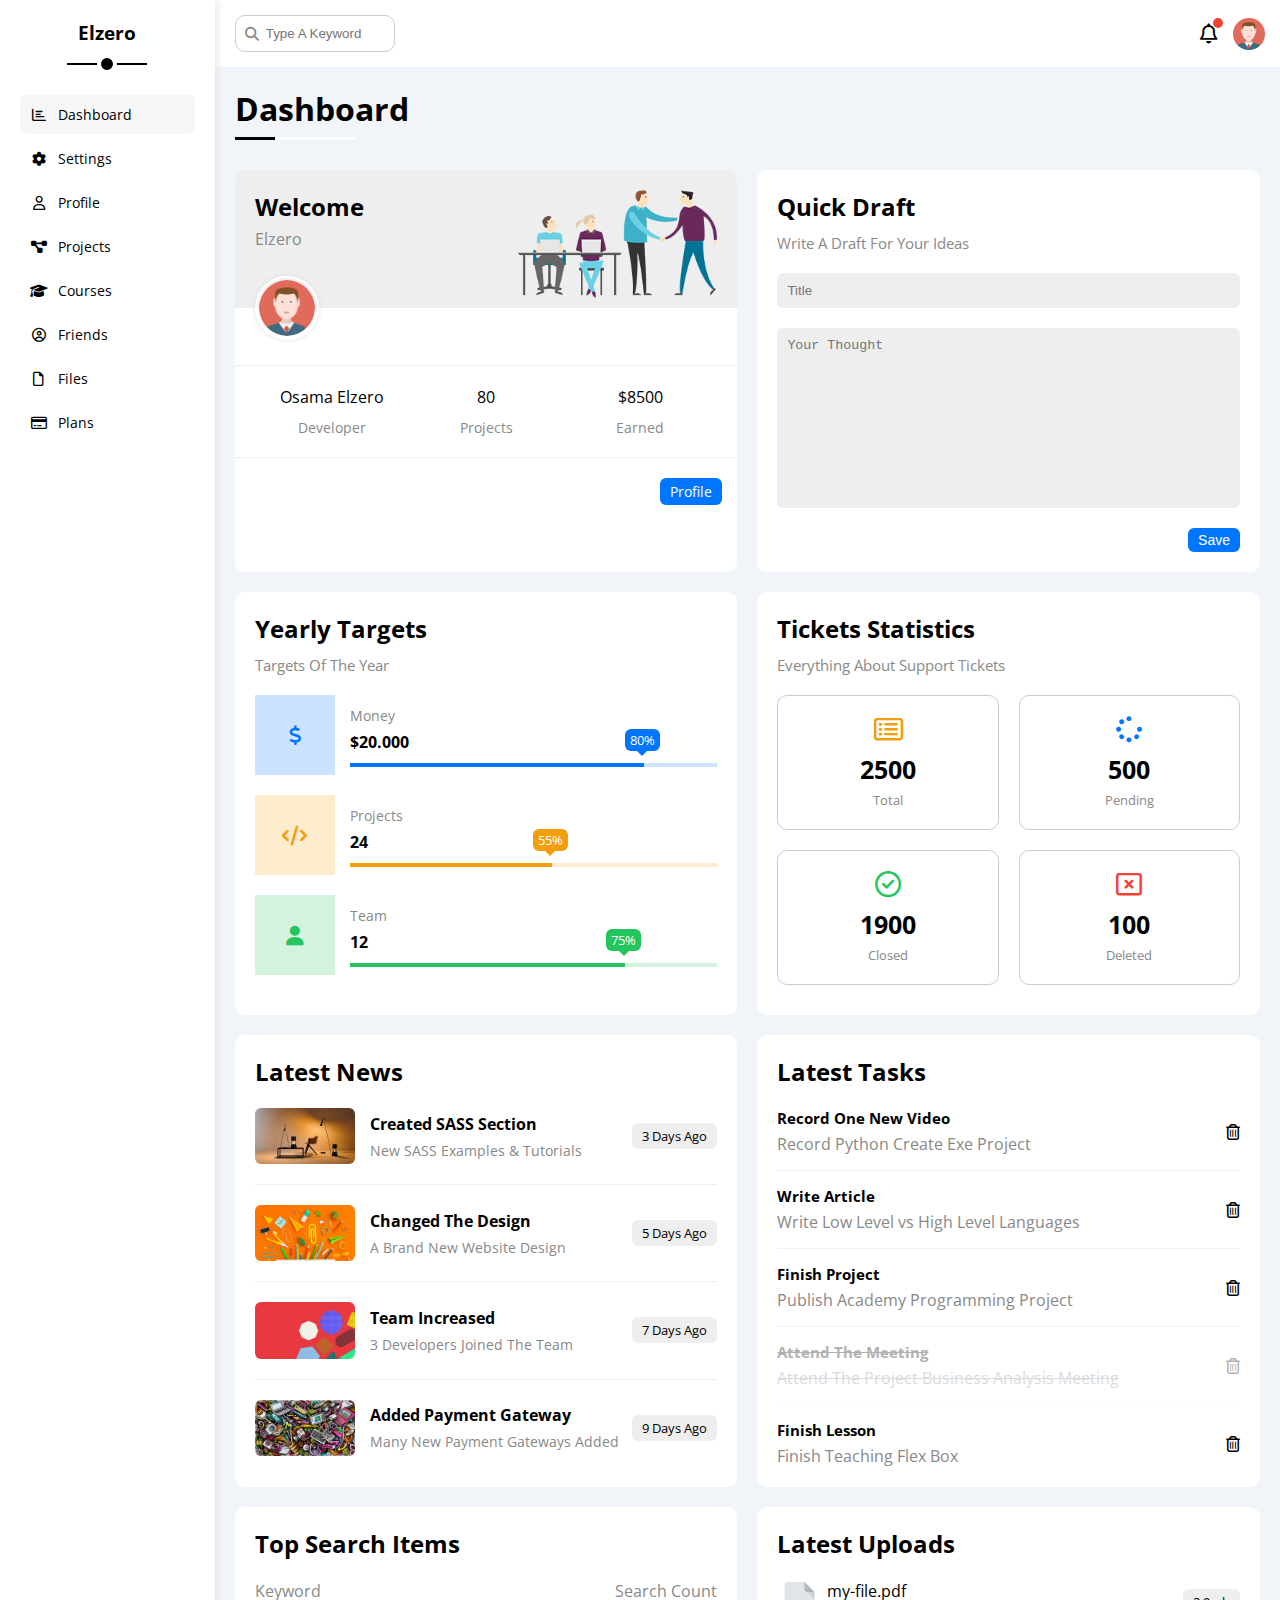
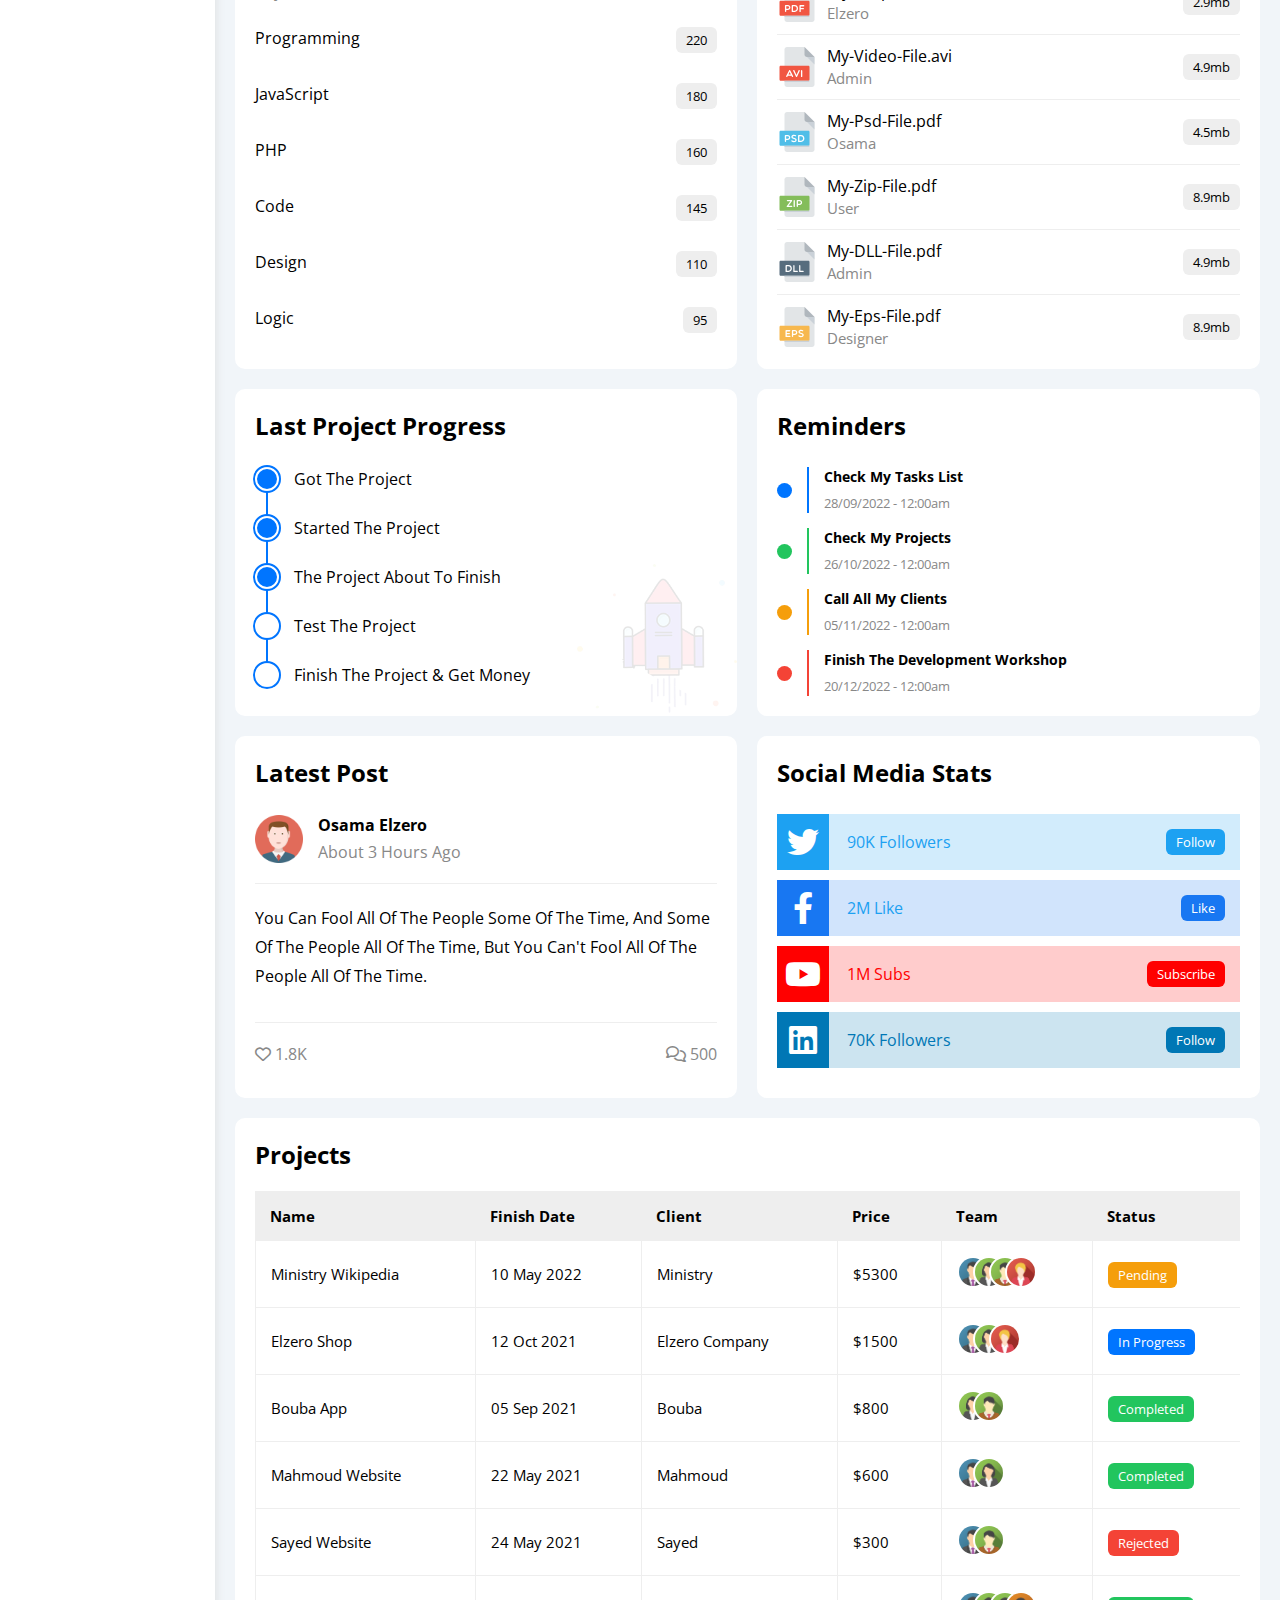
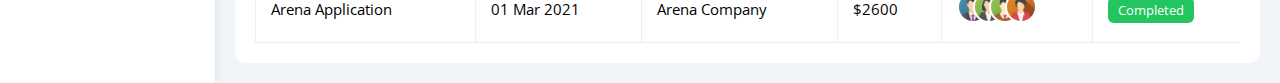
<file: index.html>
<!DOCTYPE html>
<html lang="en">

<head>
    <meta charset="UTF-8" />
    <meta http-equiv="X-UA-Compatible" content="IE=edge" />
    <meta name="viewport" content="width=device-width, initial-scale=1.0" />
    <title>Dashboard</title>
    <link rel="stylesheet" href="css/all.min.css" />
    <link rel="stylesheet" href="css/framework.css" />
    <link rel="stylesheet" href="css/master.css" />
    <link rel="preconnect" href="https://fonts.googleapis.com" />
    <link rel="preconnect" href="https://fonts.gstatic.com" crossorigin />
    <link href="https://fonts.googleapis.com/css2?family=Open+Sans:wght@300;500&#038;display=swap" rel="stylesheet" />
</head>

<body>
    <div class="page d-flex">
        <div class="sidebar bg-white p-20 p-relative">
            <h3 class="p-relative txt-c mt-0">Elzero</h3>
            <ul>
                <li>
                    <a class="active d-flex align-center fs-14 c-black rad-6 p-10" href="index.html">
                        <i class="fa-regular fa-chart-bar fa-fw"></i>
                        <span>Dashboard</span>
                    </a>
                </li>
                <li>
                    <a class="d-flex align-center fs-14 c-black rad-6 p-10" href="settings.html">
                        <i class="fa-solid fa-gear fa-fw"></i>
                        <span>Settings</span>
                    </a>
                </li>
                <li>
                    <a class="d-flex align-center fs-14 c-black rad-6 p-10" href="profile.html">
                        <i class="fa-regular fa-user fa-fw"></i>
                        <span>Profile</span>
                    </a>
                </li>
                <li>
                    <a class="d-flex align-center fs-14 c-black rad-6 p-10" href="projects.html">
                        <i class="fa-solid fa-diagram-project fa-fw"></i>
                        <span>Projects</span>
                    </a>
                </li>
                <li>
                    <a class="d-flex align-center fs-14 c-black rad-6 p-10" href="courses.html">
                        <i class="fa-solid fa-graduation-cap fa-fw"></i>
                        <span>Courses</span>
                    </a>
                </li>
                <li>
                    <a class="d-flex align-center fs-14 c-black rad-6 p-10" href="friends.html">
                        <i class="fa-regular fa-circle-user fa-fw"></i>
                        <span>Friends</span>
                    </a>
                </li>
                <li>
                    <a class="d-flex align-center fs-14 c-black rad-6 p-10" href="files.html">
                        <i class="fa-regular fa-file fa-fw"></i>
                        <span>Files</span>
                    </a>
                </li>
                <li>
                    <a class="d-flex align-center fs-14 c-black rad-6 p-10" href="plans.html">
                        <i class="fa-regular fa-credit-card fa-fw"></i>
                        <span>Plans</span>
                    </a>
                </li>
            </ul>
        </div>
        <div class="content w-full">
            <!-- Start Head -->
            <div class="head bg-white p-15 between-flex">
                <div class="search p-relative">
                    <input class="p-10" type="search" placeholder="Type A Keyword" />
                </div>
                <div class="icons d-flex align-center">
                    <span class="notification p-relative">
                        <i class="fa-regular fa-bell fa-lg"></i>
                    </span>
                    <img decoding="async" src="imgs/avatar.png" alt="" />
                </div>
            </div>
            <!-- End Head -->
            <h1 class="p-relative">Dashboard</h1>
            <div class="wrapper d-grid gap-20">
                <!-- Start Welcome Widget -->
                <div class="welcome bg-white rad-10 txt-c-mobile block-mobile">
                    <div class="intro p-20 d-flex space-between bg-eee">
                        <div>
                            <h2 class="m-0">Welcome</h2>
                            <p class="c-grey mt-5">Elzero</p>
                        </div>
                        <img decoding="async" class="hide-mobile" src="imgs/welcome.png" alt="" />
                    </div>
                    <img decoding="async" src="imgs/avatar.png" alt="" class="avatar" />
                    <div class="body txt-c d-flex p-20 mt-20 mb-20 block-mobile">
                        <div>Osama Elzero <span class="d-block c-grey fs-14 mt-10">Developer</span></div>
                        <div>80 <span class="d-block c-grey fs-14 mt-10">Projects</span></div>
                        <div>$8500 <span class="d-block c-grey fs-14 mt-10">Earned</span></div>
                    </div>
                    <a href="profile.html" class="visit d-block fs-14 bg-blue c-white w-fit btn-shape">Profile</a>
                </div>
                <!-- End Welcome Widget -->
                <!-- Start Quick Draft Widget -->
                <div class="quick-draft p-20 bg-white rad-10">
                    <h2 class="mt-0 mb-10">Quick Draft</h2>
                    <p class="mt-0 mb-20 c-grey fs-15">Write A Draft For Your Ideas</p>
                    <form>
                        <input class="d-block mb-20 w-full p-10 b-none bg-eee rad-6" type="text" placeholder="Title" />
                        <textarea class="d-block mb-20 w-full p-10 b-none bg-eee rad-6"
                            placeholder="Your Thought"></textarea>
                        <input class="save d-block fs-14 bg-blue c-white b-none w-fit btn-shape" type="submit"
                            value="Save" />
                    </form>
                </div>
                <!-- End Quick Draft Widget -->
                <!-- Start Targets Widget -->
                <div class="targets p-20 bg-white rad-10">
                    <h2 class="mt-0 mb-10">Yearly Targets</h2>
                    <p class="mt-0 mb-20 c-grey fs-15">Targets Of The Year</p>
                    <div class="target-row mb-20 blue center-flex">
                        <div class="icon center-flex">
                            <i class="fa-solid fa-dollar-sign fa-lg c-blue"></i>
                        </div>
                        <div class="details">
                            <span class="fs-14 c-grey">Money</span>
                            <span class="d-block mt-5 mb-10 fw-bold">$20.000</span>
                            <div class="progress p-relative">
                                <span class="bg-blue blue" style="width: 80%">
                                    <span class="bg-blue">80%</span>
                                </span>
                            </div>
                        </div>
                    </div>
                    <div class="target-row mb-20 center-flex orange">
                        <div class="icon center-flex">
                            <i class="fa-solid fa-code fa-lg c-orange"></i>
                        </div>
                        <div class="details">
                            <span class="fs-14 c-grey">Projects</span>
                            <span class="d-block mt-5 mb-10 fw-bold">24</span>
                            <div class="progress p-relative">
                                <span class="bg-orange orange" style="width: 55%">
                                    <span class="bg-orange">55%</span>
                                </span>
                            </div>
                        </div>
                    </div>
                    <div class="target-row mb-20 center-flex green">
                        <div class="icon center-flex">
                            <i class="fa-solid fa-user fa-lg c-green"></i>
                        </div>
                        <div class="details">
                            <span class="fs-14 c-grey">Team</span>
                            <span class="d-block mt-5 mb-10 fw-bold">12</span>
                            <div class="progress p-relative">
                                <span class="bg-green green" style="width: 75%">
                                    <span class="bg-green">75%</span>
                                </span>
                            </div>
                        </div>
                    </div>
                </div>
                <!-- End Targets Widget -->
                <!-- Start Ticket Widget -->
                <div class="tickets p-20 bg-white rad-10">
                    <h2 class="mt-0 mb-10">Tickets Statistics</h2>
                    <p class="mt-0 mb-20 c-grey fs-15">Everything About Support Tickets</p>
                    <div class="d-flex txt-c gap-20 f-wrap">
                        <div class="box p-20 rad-10 fs-13 c-grey">
                            <i class="fa-regular fa-rectangle-list fa-2x mb-10 c-orange"></i>
                            <span class="d-block c-black fw-bold fs-25 mb-5">2500</span>
                            Total
                        </div>
                        <div class="box p-20 rad-10 fs-13 c-grey">
                            <i class="fa-solid fa-spinner fa-2x mb-10 c-blue"></i>
                            <span class="d-block c-black fw-bold fs-25 mb-5">500</span>
                            Pending
                        </div>
                        <div class="box p-20 rad-10 fs-13 c-grey">
                            <i class="fa-regular fa-circle-check fa-2x mb-10 c-green"></i>
                            <span class="d-block c-black fw-bold fs-25 mb-5">1900</span>
                            Closed
                        </div>
                        <div class="box p-20 rad-10 fs-13 c-grey">
                            <i class="fa-regular fa-rectangle-xmark fa-2x mb-10 c-red"></i>
                            <span class="d-block c-black fw-bold fs-25 mb-5">100</span>
                            Deleted
                        </div>
                    </div>
                </div>
                <!-- End Ticket Widget -->
                <!-- Start Latest News Widget -->
                <div class="latest-news p-20 bg-white rad-10 txt-c-mobile">
                    <h2 class="mt-0 mb-20">Latest News</h2>
                    <div class="news-row d-flex align-center">
                        <img decoding="async" src="imgs/news-01.png" alt="" />
                        <div class="info">
                            <h3>Created SASS Section</h3>
                            <p class="m-0 fs-14 c-grey">New SASS Examples & Tutorials</p>
                        </div>
                        <div class="btn-shape bg-eee fs-13 label">3 Days Ago</div>
                    </div>
                    <div class="news-row d-flex align-center">
                        <img decoding="async" src="imgs/news-02.png" alt="" />
                        <div class="info">
                            <h3>Changed The Design</h3>
                            <p class="m-0 fs-14 c-grey">A Brand New Website Design</p>
                        </div>
                        <div class="btn-shape bg-eee fs-13 label">5 Days Ago</div>
                    </div>
                    <div class="news-row d-flex align-center">
                        <img decoding="async" src="imgs/news-03.png" alt="" />
                        <div class="info">
                            <h3>Team Increased</h3>
                            <p class="m-0 fs-14 c-grey">3 Developers Joined The Team</p>
                        </div>
                        <div class="btn-shape bg-eee fs-13 label">7 Days Ago</div>
                    </div>
                    <div class="news-row d-flex align-center">
                        <img decoding="async" src="imgs/news-04.png" alt="" />
                        <div class="info">
                            <h3>Added Payment Gateway</h3>
                            <p class="m-0 fs-14 c-grey">Many New Payment Gateways Added</p>
                        </div>
                        <div class="btn-shape bg-eee fs-13 label">9 Days Ago</div>
                    </div>
                </div>
                <!-- End Latest News Widget -->
                <!-- Start Tasks Widget -->
                <div class="tasks p-20 bg-white rad-10">
                    <h2 class="mt-0 mb-20">Latest Tasks</h2>
                    <div class="task-row between-flex">
                        <div class="info">
                            <h3 class="mt-0 mb-5 fs-15">Record One New Video</h3>
                            <p class="m-0 c-grey">Record Python Create Exe Project</p>
                        </div>
                        <i class="fa-regular fa-trash-can delete"></i>
                    </div>
                    <div class="task-row between-flex">
                        <div class="info">
                            <h3 class="mt-0 mb-5 fs-15">Write Article</h3>
                            <p class="m-0 c-grey">Write Low Level vs High Level Languages</p>
                        </div>
                        <i class="fa-regular fa-trash-can delete"></i>
                    </div>
                    <div class="task-row between-flex">
                        <div class="info">
                            <h3 class="mt-0 mb-5 fs-15">Finish Project</h3>
                            <p class="m-0 c-grey">Publish Academy Programming Project</p>
                        </div>
                        <i class="fa-regular fa-trash-can delete"></i>
                    </div>
                    <div class="task-row between-flex done">
                        <div class="info">
                            <h3 class="mt-0 mb-5 fs-15">Attend The Meeting</h3>
                            <p class="m-0 c-grey">Attend The Project Business Analysis Meeting</p>
                        </div>
                        <i class="fa-regular fa-trash-can delete"></i>
                    </div>
                    <div class="task-row between-flex">
                        <div class="info">
                            <h3 class="mt-0 mb-5 fs-15">Finish Lesson</h3>
                            <p class="m-0 c-grey">Finish Teaching Flex Box</p>
                        </div>
                        <i class="fa-regular fa-trash-can delete"></i>
                    </div>
                </div>
                <!-- End Tasks -->
                <!-- Start Top Search Word Widget -->
                <div class="search-items p-20 bg-white rad-10">
                    <h2 class="mt-0 mb-20">Top Search Items</h2>
                    <div class="items-head d-flex space-between c-grey mb-10">
                        <div>Keyword</div>
                        <div>Search Count</div>
                    </div>
                    <div class="items d-flex space-between pt-15 pb-15">
                        <span>Programming</span>
                        <span class="bg-eee fs-13 btn-shape">220</span>
                    </div>
                    <div class="items d-flex space-between pt-15 pb-15">
                        <span>JavaScript</span>
                        <span class="bg-eee btn-shape fs-13">180</span>
                    </div>
                    <div class="items d-flex space-between pt-15 pb-15">
                        <span>PHP</span>
                        <span class="bg-eee btn-shape fs-13">160</span>
                    </div>
                    <div class="items d-flex space-between pt-15 pb-15">
                        <span>Code</span>
                        <span class="bg-eee btn-shape fs-13">145</span>
                    </div>
                    <div class="items d-flex space-between pt-15 pb-15">
                        <span>Design</span>
                        <span class="bg-eee btn-shape fs-13">110</span>
                    </div>
                    <div class="items d-flex space-between pt-15 pb-15">
                        <span>Logic</span>
                        <span class="bg-eee btn-shape fs-13">95</span>
                    </div>
                </div>
                <!-- End Top Search Word Widget -->
                <!-- Start Latest Uploads Widget -->
                <div class="latest-uploads p-20 bg-white rad-10">
                    <h2 class="mt-0 mb-20">Latest Uploads</h2>
                    <ul class="m-0">
                        <li class="between-flex pb-10 mb-10">
                            <div class="d-flex align-center">
                                <img decoding="async" class="mr-10" src="imgs/pdf.svg" alt="" />
                                <div>
                                    <span class="d-block">my-file.pdf</span>
                                    <span class="fs-15 c-grey">Elzero</span>
                                </div>
                            </div>
                            <div class="bg-eee btn-shape fs-13">2.9mb</div>
                        </li>
                        <li class="between-flex pb-10 mb-10">
                            <div class="d-flex align-center">
                                <img decoding="async" class="mr-10" src="imgs/avi.svg" alt="" />
                                <div>
                                    <span class="d-block">My-Video-File.avi</span>
                                    <span class="fs-15 c-grey">Admin</span>
                                </div>
                            </div>
                            <div class="bg-eee btn-shape fs-13">4.9mb</div>
                        </li>
                        <li class="between-flex pb-10 mb-10">
                            <div class="d-flex align-center">
                                <img decoding="async" class="mr-10" src="imgs/psd.svg" alt="" />
                                <div>
                                    <span class="d-block">My-Psd-File.pdf</span>
                                    <span class="fs-15 c-grey">Osama</span>
                                </div>
                            </div>
                            <div class="bg-eee btn-shape fs-13">4.5mb</div>
                        </li>
                        <li class="between-flex pb-10 mb-10">
                            <div class="d-flex align-center">
                                <img decoding="async" class="mr-10" src="imgs/zip.svg" alt="" />
                                <div>
                                    <span class="d-block">My-Zip-File.pdf</span>
                                    <span class="fs-15 c-grey">User</span>
                                </div>
                            </div>
                            <div class="bg-eee btn-shape fs-13">8.9mb</div>
                        </li>
                        <li class="between-flex pb-10 mb-10">
                            <div class="d-flex align-center">
                                <img decoding="async" class="mr-10" src="imgs/dll.svg" alt="" />
                                <div>
                                    <span class="d-block">My-DLL-File.pdf</span>
                                    <span class="fs-15 c-grey">Admin</span>
                                </div>
                            </div>
                            <div class="bg-eee btn-shape fs-13">4.9mb</div>
                        </li>
                        <li class="between-flex">
                            <div class="d-flex align-center">
                                <img decoding="async" class="mr-10" src="imgs/eps.svg" alt="" />
                                <div>
                                    <span class="d-block">My-Eps-File.pdf</span>
                                    <span class="fs-15 c-grey">Designer</span>
                                </div>
                            </div>
                            <div class="bg-eee btn-shape fs-13">8.9mb</div>
                        </li>
                    </ul>
                </div>
                <!-- End Latest Uploads Widget -->
                <!-- Start Last Project Progress Widget -->
                <div class="last-project p-20 bg-white rad-10 p-relative">
                    <h2 class="mt-0 mb-20">Last Project Progress</h2>
                    <ul class="m-0 p-relative">
                        <li class="mt-25 d-flex align-center done">Got The Project</li>
                        <li class="mt-25 d-flex align-center done">Started The Project</li>
                        <li class="mt-25 d-flex align-center done">The Project About To Finish</li>
                        <li class="mt-25 d-flex align-center current">Test The Project</li>
                        <li class="mt-25 d-flex align-center">Finish The Project & Get Money</li>
                    </ul>
                    <img decoding="async" class="launch-icon hide-mobile" src="imgs/project.png" alt="" />
                </div>
                <!-- End Last Project Progress Widget -->
                <!-- Start Reminders Widget -->
                <div class="reminders p-20 bg-white rad-10 p-relative">
                    <h2 class="mt-0 mb-25">Reminders</h2>
                    <ul class="m-0">
                        <li class="d-flex align-center mt-15">
                            <span class="key bg-blue mr-15 d-block rad-half"></span>
                            <div class="pl-15 blue">
                                <p class="fs-14 fw-bold mt-0 mb-5">Check My Tasks List</p>
                                <span class="fs-13 c-grey">28/09/2022 - 12:00am</span>
                            </div>
                        </li>
                        <li class="d-flex align-center mt-15">
                            <span class="key bg-green mr-15 d-block rad-half"></span>
                            <div class="pl-15 green">
                                <p class="fs-14 fw-bold mt-0 mb-5">Check My Projects</p>
                                <span class="fs-13 c-grey">26/10/2022 - 12:00am</span>
                            </div>
                        </li>
                        <li class="d-flex align-center mt-15">
                            <span class="key bg-orange mr-15 d-block rad-half"></span>
                            <div class="pl-15 orange">
                                <p class="fs-14 fw-bold mt-0 mb-5">Call All My Clients</p>
                                <span class="fs-13 c-grey">05/11/2022 - 12:00am</span>
                            </div>
                        </li>
                        <li class="d-flex align-center mt-15">
                            <span class="key bg-red mr-15 d-block rad-half"></span>
                            <div class="pl-15 red">
                                <p class="fs-14 fw-bold mt-0 mb-5">Finish The Development Workshop</p>
                                <span class="fs-13 c-grey">20/12/2022 - 12:00am</span>
                            </div>
                        </li>
                    </ul>
                </div>
                <!-- End Reminders Widget -->
                <!-- Start Latest Post Widget -->
                <div class="latest-post p-20 bg-white rad-10 p-relative">
                    <h2 class="mt-0 mb-25">Latest Post</h2>
                    <div class="top d-flex align-center">
                        <img decoding="async" class="avatar mr-15" src="imgs/avatar.png" alt="" />
                        <div class="info">
                            <span class="d-block mb-5 fw-bold">Osama Elzero</span>
                            <span class="c-grey">About 3 Hours Ago</span>
                        </div>
                    </div>
                    <div class="post-content txt-c-mobile pt-20 pb-20 mt-20 mb-20">
                        You can fool all of the people some of the time, and some of the people all of the time, but you
                        can't
                        fool all of the people all of the time.
                    </div>
                    <div class="post-stats between-flex c-grey">
                        <div>
                            <i class="fa-regular fa-heart"></i>
                            <span>1.8K</span>
                        </div>
                        <div>
                            <i class="fa-regular fa-comments"></i>
                            <span>500</span>
                        </div>
                    </div>
                </div>
                <!-- End Latest Post Widget -->
                <!-- Start Social Media Stats Widget -->
                <div class="social-media p-20 bg-white rad-10 p-relative">
                    <h2 class="mt-0 mb-25">Social Media Stats</h2>
                    <div class="box twitter p-15 p-relative mb-10 between-flex">
                        <i class="fa-brands fa-twitter fa-2x c-white h-full center-flex"></i>
                        <span>90K Followers</span>
                        <a class="fs-13 c-white btn-shape" href="#">Follow</a>
                    </div>
                    <div class="box facebook p-15 p-relative mb-10 between-flex">
                        <i class="fa-brands fa-facebook-f fa-2x c-white h-full center-flex"></i>
                        <span>2M Like</span>
                        <a class="fs-13 c-white btn-shape" href="#">Like</a>
                    </div>
                    <div class="box youtube p-15 p-relative mb-10 between-flex">
                        <i class="fa-brands fa-youtube fa-2x c-white h-full center-flex"></i>
                        <span>1M Subs</span>
                        <a class="fs-13 c-white btn-shape" href="#">Subscribe</a>
                    </div>
                    <div class="box linkedin p-15 p-relative mb-10 between-flex">
                        <i class="fa-brands fa-linkedin fa-2x c-white h-full center-flex"></i>
                        <span>70K Followers</span>
                        <a class="fs-13 c-white btn-shape" href="#">Follow</a>
                    </div>
                </div>
                <!-- Start End Media Stats Widget -->
            </div>
            <!-- Start Projects Table -->
            <div class="projects p-20 bg-white rad-10 m-20">
                <h2 class="mt-0 mb-20">Projects</h2>
                <div class="responsive-table">
                    <table class="fs-15 w-full">
                        <thead>
                            <tr>
                                <td>Name</td>
                                <td>Finish Date</td>
                                <td>Client</td>
                                <td>Price</td>
                                <td>Team</td>
                                <td>Status</td>
                            </tr>
                        </thead>
                        <tbody>
                            <tr>
                                <td>Ministry Wikipedia</td>
                                <td>10 May 2022</td>
                                <td>Ministry</td>
                                <td>$5300</td>
                                <td>
                                    <img decoding="async" src="imgs/team-01.png" alt="" />
                                    <img decoding="async" src="imgs/team-02.png" alt="" />
                                    <img decoding="async" src="imgs/team-03.png" alt="" />
                                    <img decoding="async" src="imgs/team-05.png" alt="" />
                                </td>
                                <td>
                                    <span class="label btn-shape bg-orange c-white">Pending</span>
                                </td>
                            </tr>
                            <tr>
                                <td>Elzero Shop</td>
                                <td>12 Oct 2021</td>
                                <td>Elzero Company</td>
                                <td>$1500</td>
                                <td>
                                    <img decoding="async" src="imgs/team-01.png" alt="" />
                                    <img decoding="async" src="imgs/team-02.png" alt="" />
                                    <img decoding="async" src="imgs/team-05.png" alt="" />
                                </td>
                                <td><span class="label btn-shape bg-blue c-white">In Progress</span></td>
                            </tr>
                            <tr>
                                <td>Bouba App</td>
                                <td>05 Sep 2021</td>
                                <td>Bouba</td>
                                <td>$800</td>
                                <td>
                                    <img decoding="async" src="imgs/team-02.png" alt="" />
                                    <img decoding="async" src="imgs/team-03.png" alt="" />
                                </td>
                                <td><span class="label btn-shape bg-green c-white">Completed</span></td>
                            </tr>
                            <tr>
                                <td>Mahmoud Website</td>
                                <td>22 May 2021</td>
                                <td>Mahmoud</td>
                                <td>$600</td>
                                <td>
                                    <img decoding="async" src="imgs/team-01.png" alt="" />
                                    <img decoding="async" src="imgs/team-02.png" alt="" />
                                </td>
                                <td><span class="label btn-shape bg-green c-white">Completed</span></td>
                            </tr>
                            <tr>
                                <td>Sayed Website</td>
                                <td>24 May 2021</td>
                                <td>Sayed</td>
                                <td>$300</td>
                                <td>
                                    <img decoding="async" src="imgs/team-01.png" alt="" />
                                    <img decoding="async" src="imgs/team-03.png" alt="" />
                                </td>
                                <td><span class="label btn-shape bg-red c-white">Rejected</span></td>
                            </tr>
                            <tr>
                                <td>Arena Application</td>
                                <td>01 Mar 2021</td>
                                <td>Arena Company</td>
                                <td>$2600</td>
                                <td>
                                    <img decoding="async" src="imgs/team-01.png" alt="" />
                                    <img decoding="async" src="imgs/team-02.png" alt="" />
                                    <img decoding="async" src="imgs/team-03.png" alt="" />
                                    <img decoding="async" src="imgs/team-04.png" alt="" />
                                </td>
                                <td><span class="label btn-shape bg-green c-white">Completed</span></td>
                            </tr>
                        </tbody>
                    </table>
                </div>
            </div>
            <!-- End Projects Table -->
        </div>
    </div>
</body>

</html>
</file>
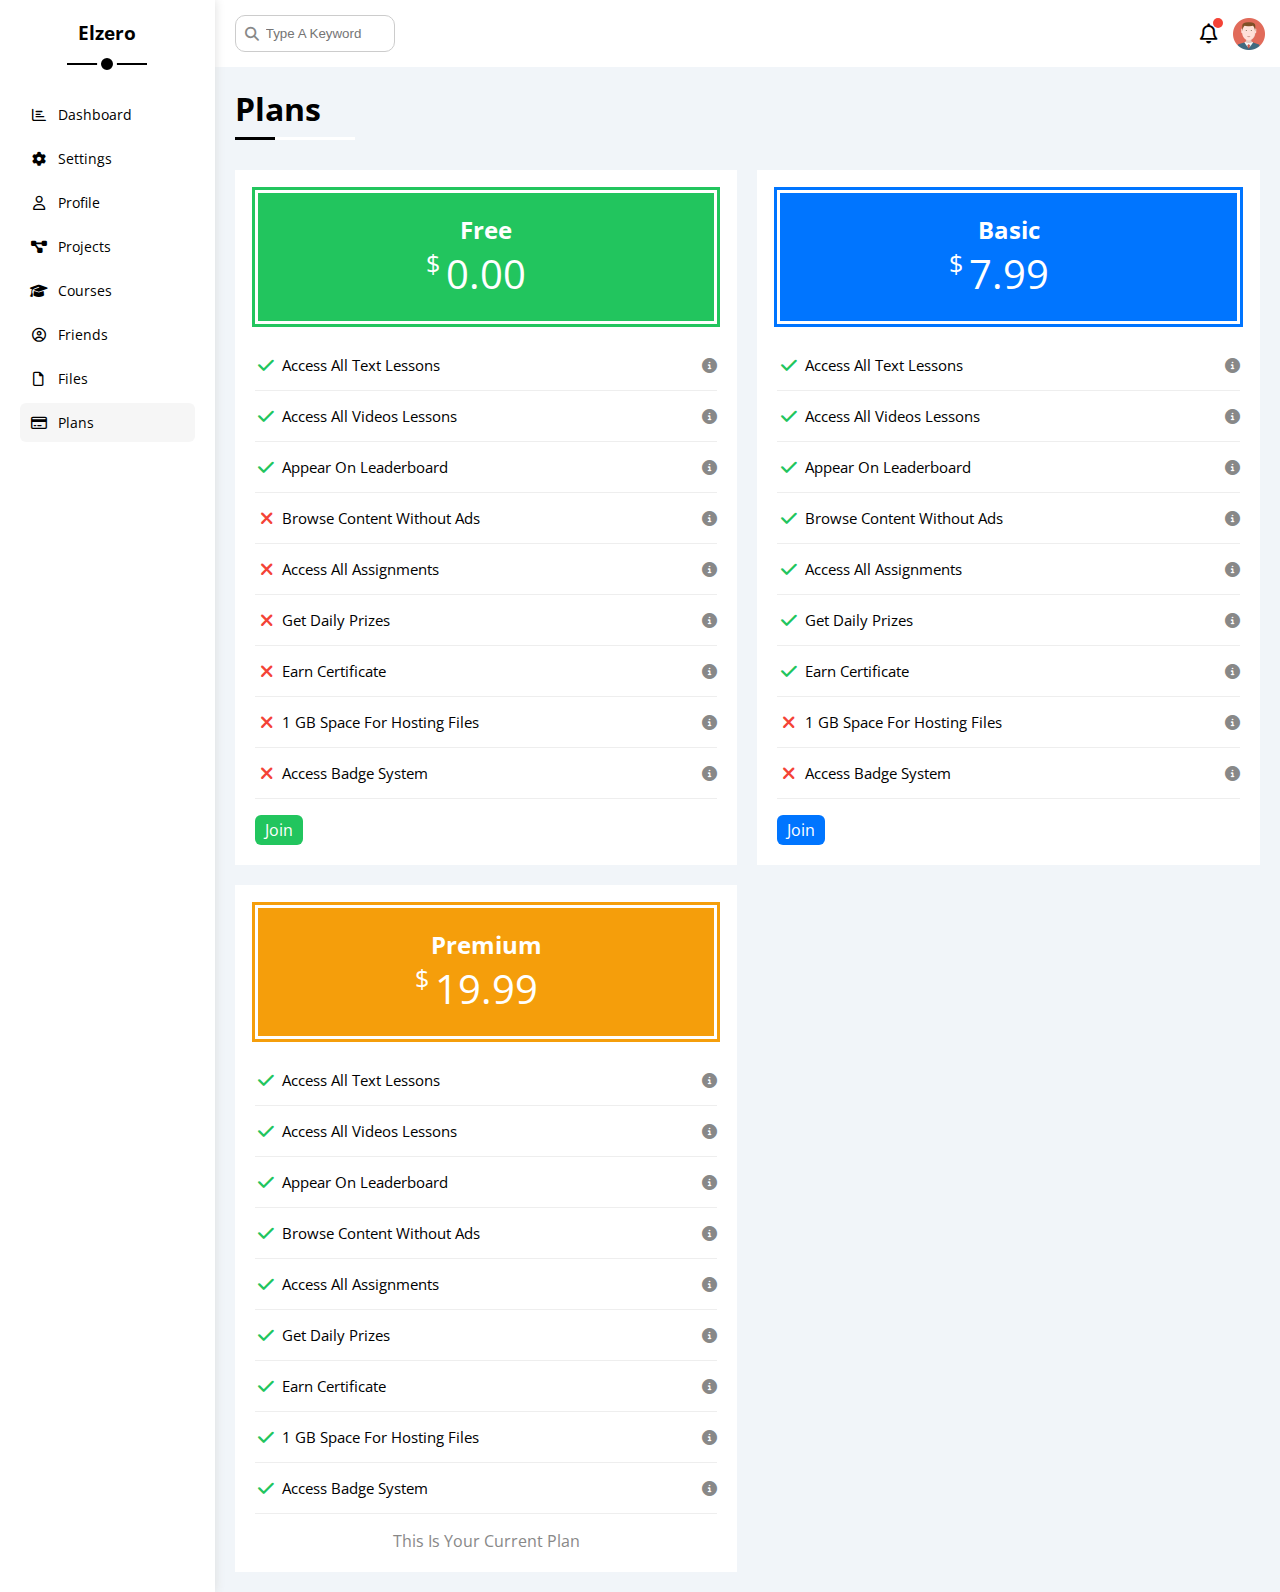
<file: plans.html>
<!DOCTYPE html>
<html lang="en">

<head>
    <meta charset="UTF-8" />
    <meta http-equiv="X-UA-Compatible" content="IE=edge" />
    <meta name="viewport" content="width=device-width, initial-scale=1.0" />
    <title>Plans</title>
    <link rel="stylesheet" href="css/all.min.css" />
    <link rel="stylesheet" href="css/framework.css" />
    <link rel="stylesheet" href="css/master.css" />
    <link rel="preconnect" href="https://fonts.googleapis.com" />
    <link rel="preconnect" href="https://fonts.gstatic.com" crossorigin />
    <link href="https://fonts.googleapis.com/css2?family=Open+Sans:wght@300;500&#038;display=swap" rel="stylesheet" />
</head>

<body>
    <div class="page d-flex">
        <div class="sidebar bg-white p-20 p-relative">
            <h3 class="p-relative txt-c mt-0">Elzero</h3>
            <ul>
                <li>
                    <a class="d-flex align-center fs-14 c-black rad-6 p-10" href="index.html">
                        <i class="fa-regular fa-chart-bar fa-fw"></i>
                        <span>Dashboard</span>
                    </a>
                </li>
                <li>
                    <a class="d-flex align-center fs-14 c-black rad-6 p-10" href="settings.html">
                        <i class="fa-solid fa-gear fa-fw"></i>
                        <span>Settings</span>
                    </a>
                </li>
                <li>
                    <a class="d-flex align-center fs-14 c-black rad-6 p-10" href="profile.html">
                        <i class="fa-regular fa-user fa-fw"></i>
                        <span>Profile</span>
                    </a>
                </li>
                <li>
                    <a class="d-flex align-center fs-14 c-black rad-6 p-10" href="projects.html">
                        <i class="fa-solid fa-diagram-project fa-fw"></i>
                        <span>Projects</span>
                    </a>
                </li>
                <li>
                    <a class="d-flex align-center fs-14 c-black rad-6 p-10" href="courses.html">
                        <i class="fa-solid fa-graduation-cap fa-fw"></i>
                        <span>Courses</span>
                    </a>
                </li>
                <li>
                    <a class="d-flex align-center fs-14 c-black rad-6 p-10" href="friends.html">
                        <i class="fa-regular fa-circle-user fa-fw"></i>
                        <span>Friends</span>
                    </a>
                </li>
                <li>
                    <a class="d-flex align-center fs-14 c-black rad-6 p-10" href="files.html">
                        <i class="fa-regular fa-file fa-fw"></i>
                        <span>Files</span>
                    </a>
                </li>
                <li>
                    <a class="active d-flex align-center fs-14 c-black rad-6 p-10" href="plans.html">
                        <i class="fa-regular fa-credit-card fa-fw"></i>
                        <span>Plans</span>
                    </a>
                </li>
            </ul>
        </div>
        <div class="content w-full">
            <!-- Start Head -->
            <div class="head bg-white p-15 between-flex">
                <div class="search p-relative">
                    <input class="p-10" type="search" placeholder="Type A Keyword" />
                </div>
                <div class="icons d-flex align-center">
                    <span class="notification p-relative">
                        <i class="fa-regular fa-bell fa-lg"></i>
                    </span>
                    <img decoding="async" src="imgs/avatar.png" alt="" />
                </div>
            </div>
            <!-- End Head -->
            <h1 class="p-relative">Plans</h1>
            <div class="plans-page d-grid m-20 gap-20">
                <div class="plan green bg-white p-20">
                    <div class="top bg-green txt-c p-20">
                        <h2 class="m-0 c-white">Free</h2>
                        <div class="price c-white"><span>$</span>0.00</div>
                    </div>
                    <ul>
                        <li>
                            <i class="fa-solid fa-check fa-fw yes"></i>
                            <span>Access All Text Lessons</span>
                            <i class="fa-solid fa-circle-info help"></i>
                        </li>
                        <li>
                            <i class="fa-solid fa-check fa-fw yes"></i>
                            <span>Access All Videos Lessons</span>
                            <i class="fa-solid fa-circle-info help"></i>
                        </li>
                        <li>
                            <i class="fa-solid fa-check fa-fw yes"></i>
                            <span>Appear On Leaderboard</span>
                            <i class="fa-solid fa-circle-info help"></i>
                        </li>
                        <li>
                            <i class="fa-solid fa-xmark fa-fw"></i>
                            <span>Browse Content Without Ads</span>
                            <i class="fa-solid fa-circle-info help"></i>
                        </li>
                        <li>
                            <i class="fa-solid fa-xmark fa-fw"></i>
                            <span>Access All Assignments</span>
                            <i class="fa-solid fa-circle-info help"></i>
                        </li>
                        <li>
                            <i class="fa-solid fa-xmark fa-fw"></i>
                            <span>Get Daily Prizes</span>
                            <i class="fa-solid fa-circle-info help"></i>
                        </li>
                        <li>
                            <i class="fa-solid fa-xmark fa-fw"></i>
                            <span>Earn Certificate</span>
                            <i class="fa-solid fa-circle-info help"></i>
                        </li>
                        <li>
                            <i class="fa-solid fa-xmark fa-fw"></i>
                            <span>1 GB Space For Hosting Files</span>
                            <i class="fa-solid fa-circle-info help"></i>
                        </li>
                        <li>
                            <i class="fa-solid fa-xmark fa-fw"></i>
                            <span>Access Badge System</span>
                            <i class="fa-solid fa-circle-info help"></i>
                        </li>
                    </ul>
                    <a href="#" class="btn-shape bg-green c-white d-block w-fit">Join</a>
                </div>
                <!-- Start Plan -->
                <div class="plan blue bg-white p-20">
                    <div class="top bg-blue txt-c p-20">
                        <h2 class="m-0 c-white">Basic</h2>
                        <div class="price c-white"><span>$</span>7.99</div>
                    </div>
                    <ul class="list-none p-0">
                        <li>
                            <i class="fa-solid fa-check fa-fw yes"></i>
                            <span>Access All Text Lessons</span>
                            <i class="fa-solid fa-circle-info help"></i>
                        </li>
                        <li>
                            <i class="fa-solid fa-check fa-fw yes"></i>
                            <span>Access All Videos Lessons</span>
                            <i class="fa-solid fa-circle-info help"></i>
                        </li>
                        <li>
                            <i class="fa-solid fa-check fa-fw yes"></i>
                            <span>Appear On Leaderboard</span>
                            <i class="fa-solid fa-circle-info help"></i>
                        </li>
                        <li>
                            <i class="fa-solid fa-check fa-fw yes"></i>
                            <span>Browse Content Without Ads</span>
                            <i class="fa-solid fa-circle-info help"></i>
                        </li>
                        <li>
                            <i class="fa-solid fa-check fa-fw yes"></i>
                            <span>Access All Assignments</span>
                            <i class="fa-solid fa-circle-info help"></i>
                        </li>
                        <li>
                            <i class="fa-solid fa-check fa-fw yes"></i>
                            <span>Get Daily Prizes</span>
                            <i class="fa-solid fa-circle-info help"></i>
                        </li>
                        <li>
                            <i class="fa-solid fa-check fa-fw yes"></i>
                            <span>Earn Certificate</span>
                            <i class="fa-solid fa-circle-info help"></i>
                        </li>
                        <li>
                            <i class="fa-solid fa-xmark fa-fw"></i>
                            <span>1 GB Space For Hosting Files</span>
                            <i class="fa-solid fa-circle-info help"></i>
                        </li>
                        <li>
                            <i class="fa-solid fa-xmark fa-fw"></i>
                            <span>Access Badge System</span>
                            <i class="fa-solid fa-circle-info help"></i>
                        </li>
                    </ul>
                    <a href="#" class="btn-shape bg-blue c-white d-block w-fit">Join</a>
                </div>
                <!-- End Plan -->
                <!-- Start Plan -->
                <div class="plan orange bg-white p-20">
                    <div class="top bg-orange txt-c p-20">
                        <h2 class="m-0 c-white">Premium</h2>
                        <div class="price c-white"><span>$</span>19.99</div>
                    </div>
                    <ul class="list-none p-0">
                        <li>
                            <i class="fa-solid fa-check fa-fw yes"></i>
                            <span>Access All Text Lessons</span>
                            <i class="fa-solid fa-circle-info help"></i>
                        </li>
                        <li>
                            <i class="fa-solid fa-check fa-fw yes"></i>
                            <span>Access All Videos Lessons</span>
                            <i class="fa-solid fa-circle-info help"></i>
                        </li>
                        <li>
                            <i class="fa-solid fa-check fa-fw yes"></i>
                            <span>Appear On Leaderboard</span>
                            <i class="fa-solid fa-circle-info help"></i>
                        </li>
                        <li>
                            <i class="fa-solid fa-check fa-fw yes"></i>
                            <span>Browse Content Without Ads</span>
                            <i class="fa-solid fa-circle-info help"></i>
                        </li>
                        <li>
                            <i class="fa-solid fa-check fa-fw yes"></i>
                            <span>Access All Assignments</span>
                            <i class="fa-solid fa-circle-info help"></i>
                        </li>
                        <li>
                            <i class="fa-solid fa-check fa-fw yes"></i>
                            <span>Get Daily Prizes</span>
                            <i class="fa-solid fa-circle-info help"></i>
                        </li>
                        <li>
                            <i class="fa-solid fa-check fa-fw yes"></i>
                            <span>Earn Certificate</span>
                            <i class="fa-solid fa-circle-info help"></i>
                        </li>
                        <li>
                            <i class="fa-solid fa-check fa-fw yes"></i>
                            <span>1 GB Space For Hosting Files</span>
                            <i class="fa-solid fa-circle-info help"></i>
                        </li>
                        <li>
                            <i class="fa-solid fa-check fa-fw yes"></i>
                            <span>Access Badge System</span>
                            <i class="fa-solid fa-circle-info help"></i>
                        </li>
                    </ul>
                    <p class="c-grey m-0 txt-c">This Is Your Current Plan</p>
                </div>
                <!-- End Plan -->
            </div>
        </div>
    </div>
</body>

</html>
</file>
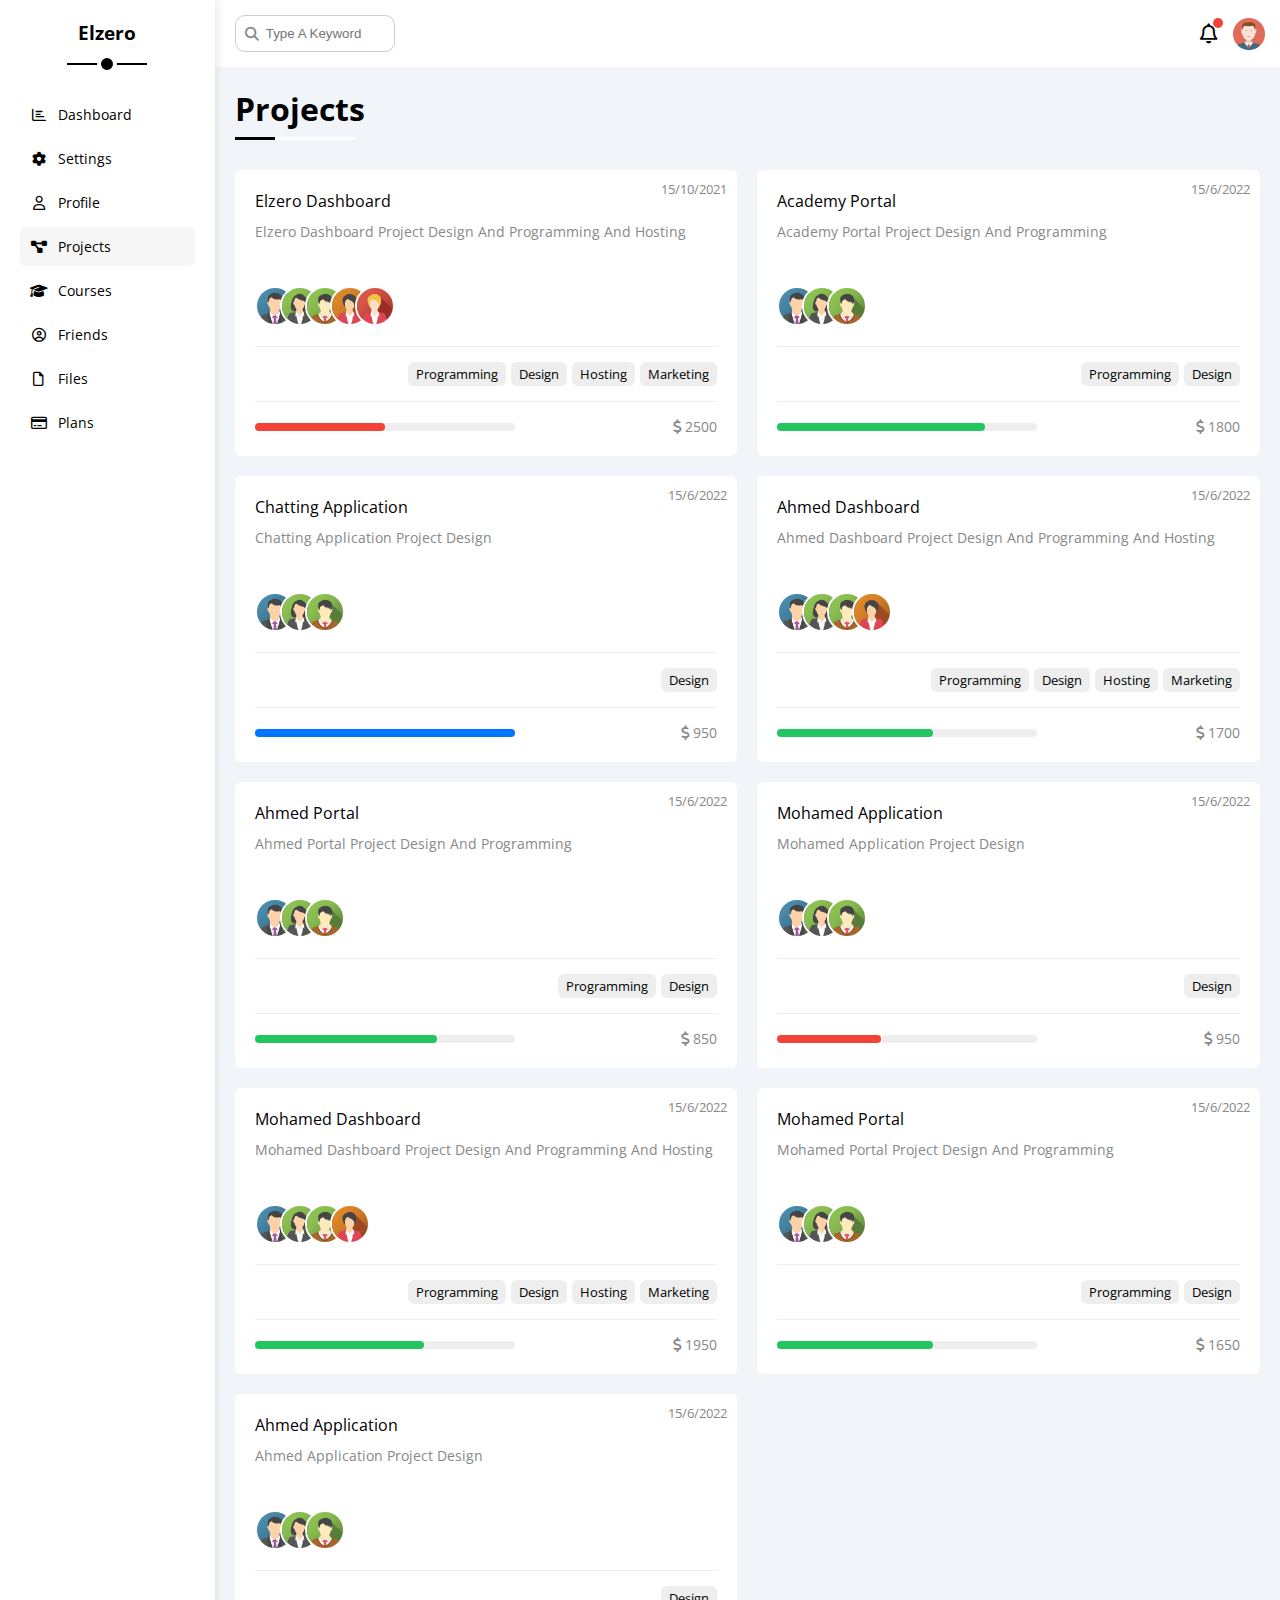
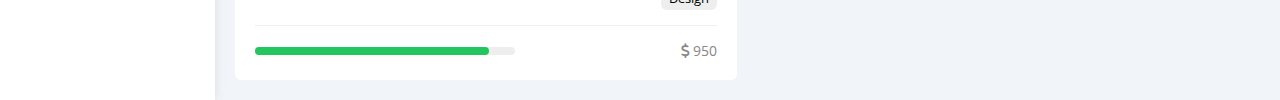
<file: projects.html>
<!DOCTYPE html>
<html lang="en">

<head>
    <meta charset="UTF-8" />
    <meta http-equiv="X-UA-Compatible" content="IE=edge" />
    <meta name="viewport" content="width=device-width, initial-scale=1.0" />
    <title>Projects</title>
    <link rel="stylesheet" href="css/all.min.css" />
    <link rel="stylesheet" href="css/framework.css" />
    <link rel="stylesheet" href="css/master.css" />
    <link rel="preconnect" href="https://fonts.googleapis.com" />
    <link rel="preconnect" href="https://fonts.gstatic.com" crossorigin />
    <link href="https://fonts.googleapis.com/css2?family=Open+Sans:wght@300;500&#038;display=swap" rel="stylesheet" />
</head>

<body>
    <div class="page d-flex">
        <div class="sidebar bg-white p-20 p-relative">
            <h3 class="p-relative txt-c mt-0">Elzero</h3>
            <ul>
                <li>
                    <a class="d-flex align-center fs-14 c-black rad-6 p-10" href="index.html">
                        <i class="fa-regular fa-chart-bar fa-fw"></i>
                        <span>Dashboard</span>
                    </a>
                </li>
                <li>
                    <a class="d-flex align-center fs-14 c-black rad-6 p-10" href="settings.html">
                        <i class="fa-solid fa-gear fa-fw"></i>
                        <span>Settings</span>
                    </a>
                </li>
                <li>
                    <a class="d-flex align-center fs-14 c-black rad-6 p-10" href="profile.html">
                        <i class="fa-regular fa-user fa-fw"></i>
                        <span>Profile</span>
                    </a>
                </li>
                <li>
                    <a class="active d-flex align-center fs-14 c-black rad-6 p-10" href="projects.html">
                        <i class="fa-solid fa-diagram-project fa-fw"></i>
                        <span>Projects</span>
                    </a>
                </li>
                <li>
                    <a class="d-flex align-center fs-14 c-black rad-6 p-10" href="courses.html">
                        <i class="fa-solid fa-graduation-cap fa-fw"></i>
                        <span>Courses</span>
                    </a>
                </li>
                <li>
                    <a class="d-flex align-center fs-14 c-black rad-6 p-10" href="friends.html">
                        <i class="fa-regular fa-circle-user fa-fw"></i>
                        <span>Friends</span>
                    </a>
                </li>
                <li>
                    <a class="d-flex align-center fs-14 c-black rad-6 p-10" href="files.html">
                        <i class="fa-regular fa-file fa-fw"></i>
                        <span>Files</span>
                    </a>
                </li>
                <li>
                    <a class="d-flex align-center fs-14 c-black rad-6 p-10" href="plans.html">
                        <i class="fa-regular fa-credit-card fa-fw"></i>
                        <span>Plans</span>
                    </a>
                </li>
            </ul>
        </div>
        <div class="content w-full">
            <!-- Start Head -->
            <div class="head bg-white p-15 between-flex">
                <div class="search p-relative">
                    <input class="p-10" type="search" placeholder="Type A Keyword" />
                </div>
                <div class="icons d-flex align-center">
                    <span class="notification p-relative">
                        <i class="fa-regular fa-bell fa-lg"></i>
                    </span>
                    <img decoding="async" src="imgs/avatar.png" alt="" />
                </div>
            </div>
            <!-- End Head -->
            <h1 class="p-relative">Projects</h1>
            <div class="projects-page d-grid m-20 gap-20">
                <div class="project bg-white p-20 rad-6 p-relative">
                    <span class="date fs-13 c-grey">15/10/2021</span>
                    <h4 class="m-0">Elzero Dashboard</h4>
                    <p class="c-grey mt-10 mb-10 fs-14">Elzero Dashboard Project Design And Programming And Hosting</p>
                    <div class="team">
                        <a href="#"><img decoding="async" src="imgs/team-01.png" alt="" /></a>
                        <a href="#"><img decoding="async" src="imgs/team-02.png" alt="" /></a>
                        <a href="#"><img decoding="async" src="imgs/team-03.png" alt="" /></a>
                        <a href="#"><img decoding="async" src="imgs/team-04.png" alt="" /></a>
                        <a href="#"><img decoding="async" src="imgs/team-05.png" alt="" /></a>
                    </div>
                    <div class="do d-flex">
                        <span class="fs-13 rad-6 bg-eee">Programming</span>
                        <span class="fs-13 rad-6 bg-eee">Design</span>
                        <span class="fs-13 rad-6 bg-eee">Hosting</span>
                        <span class="fs-13 rad-6 bg-eee">Marketing</span>
                    </div>
                    <div class="info between-flex">
                        <div class="prog bg-eee">
                            <span class="bg-red" style="width: 50%"></span>
                        </div>
                        <div class="fs-14 c-grey">
                            <i class="fa-solid fa-dollar-sign"></i>
                            2500
                        </div>
                    </div>
                </div>
                <div class="project bg-white p-20 rad-6 p-relative">
                    <span class="date fs-13 c-grey">15/6/2022</span>
                    <h4 class="m-0">Academy Portal</h4>
                    <p class="c-grey mt-10 mb-10 fs-14">Academy Portal Project Design And Programming</p>
                    <div class="team">
                        <a href="#"><img decoding="async" src="imgs/team-01.png" alt="" /></a>
                        <a href="#"><img decoding="async" src="imgs/team-02.png" alt="" /></a>
                        <a href="#"><img decoding="async" src="imgs/team-03.png" alt="" /></a>
                    </div>
                    <div class="do d-flex">
                        <span class="fs-13 rad-6 bg-eee">Programming</span>
                        <span class="fs-13 rad-6 bg-eee">Design</span>
                    </div>
                    <div class="info between-flex">
                        <div class="prog bg-eee">
                            <span class="bg-green" style="width: 80%"></span>
                        </div>
                        <div class="fs-14 c-grey">
                            <i class="fa-solid fa-dollar-sign"></i>
                            1800
                        </div>
                    </div>
                </div>
                <div class="project bg-white p-20 rad-6 p-relative">
                    <span class="date fs-13 c-grey">15/6/2022</span>
                    <h4 class="m-0">Chatting Application</h4>
                    <p class="c-grey mt-10 mb-10 fs-14">Chatting Application Project Design</p>
                    <div class="team">
                        <a href="#"><img decoding="async" src="imgs/team-01.png" alt="" /></a>
                        <a href="#"><img decoding="async" src="imgs/team-02.png" alt="" /></a>
                        <a href="#"><img decoding="async" src="imgs/team-03.png" alt="" /></a>
                    </div>
                    <div class="do d-flex">
                        <span class="fs-13 rad-6 bg-eee">Design</span>
                    </div>
                    <div class="info between-flex">
                        <div class="prog bg-eee">
                            <span class="bg-blue" style="width: 100%"></span>
                        </div>
                        <div class="fs-14 c-grey">
                            <i class="fa-solid fa-dollar-sign"></i>
                            950
                        </div>
                    </div>
                </div>
                <div class="project bg-white p-20 rad-6 p-relative">
                    <span class="date fs-13 c-grey">15/6/2022</span>
                    <h4 class="m-0">Ahmed Dashboard</h4>
                    <p class="c-grey mt-10 mb-10 fs-14">Ahmed Dashboard Project Design And Programming And Hosting</p>
                    <div class="team">
                        <a href="#"><img decoding="async" src="imgs/team-01.png" alt="" /></a>
                        <a href="#"><img decoding="async" src="imgs/team-02.png" alt="" /></a>
                        <a href="#"><img decoding="async" src="imgs/team-03.png" alt="" /></a>
                        <a href="#"><img decoding="async" src="imgs/team-04.png" alt="" /></a>
                    </div>
                    <div class="do d-flex">
                        <span class="fs-13 rad-6 bg-eee">Programming</span>
                        <span class="fs-13 rad-6 bg-eee">Design</span>
                        <span class="fs-13 rad-6 bg-eee">Hosting</span>
                        <span class="fs-13 rad-6 bg-eee">Marketing</span>
                    </div>
                    <div class="info between-flex">
                        <div class="prog bg-eee">
                            <span class="bg-green" style="width: 60%"></span>
                        </div>
                        <div class="fs-14 c-grey">
                            <i class="fa-solid fa-dollar-sign"></i>
                            1700
                        </div>
                    </div>
                </div>
                <div class="project bg-white p-20 rad-6 p-relative">
                    <span class="date fs-13 c-grey">15/6/2022</span>
                    <h4 class="m-0">Ahmed Portal</h4>
                    <p class="c-grey mt-10 mb-10 fs-14">Ahmed Portal Project Design And Programming</p>
                    <div class="team">
                        <a href="#"><img decoding="async" src="imgs/team-01.png" alt="" /></a>
                        <a href="#"><img decoding="async" src="imgs/team-02.png" alt="" /></a>
                        <a href="#"><img decoding="async" src="imgs/team-03.png" alt="" /></a>
                    </div>
                    <div class="do d-flex">
                        <span class="fs-13 rad-6 bg-eee">Programming</span>
                        <span class="fs-13 rad-6 bg-eee">Design</span>
                    </div>
                    <div class="info between-flex">
                        <div class="prog bg-eee">
                            <span class="bg-green" style="width: 70%"></span>
                        </div>
                        <div class="fs-14 c-grey">
                            <i class="fa-solid fa-dollar-sign"></i>
                            850
                        </div>
                    </div>
                </div>
                <div class="project bg-white p-20 rad-6 p-relative">
                    <span class="date fs-13 c-grey">15/6/2022</span>
                    <h4 class="m-0">Mohamed Application</h4>
                    <p class="c-grey mt-10 mb-10 fs-14">Mohamed Application Project Design</p>
                    <div class="team">
                        <a href="#"><img decoding="async" src="imgs/team-01.png" alt="" /></a>
                        <a href="#"><img decoding="async" src="imgs/team-02.png" alt="" /></a>
                        <a href="#"><img decoding="async" src="imgs/team-03.png" alt="" /></a>
                    </div>
                    <div class="do d-flex">
                        <span class="fs-13 rad-6 bg-eee">Design</span>
                    </div>
                    <div class="info between-flex">
                        <div class="prog bg-eee">
                            <span class="bg-red" style="width: 40%"></span>
                        </div>
                        <div class="fs-14 c-grey">
                            <i class="fa-solid fa-dollar-sign"></i>
                            950
                        </div>
                    </div>
                </div>
                <div class="project bg-white p-20 rad-6 p-relative">
                    <span class="date fs-13 c-grey">15/6/2022</span>
                    <h4 class="m-0">Mohamed Dashboard</h4>
                    <p class="c-grey mt-10 mb-10 fs-14">Mohamed Dashboard Project Design And Programming And Hosting</p>
                    <div class="team">
                        <a href="#"><img decoding="async" src="imgs/team-01.png" alt="" /></a>
                        <a href="#"><img decoding="async" src="imgs/team-02.png" alt="" /></a>
                        <a href="#"><img decoding="async" src="imgs/team-03.png" alt="" /></a>
                        <a href="#"><img decoding="async" src="imgs/team-04.png" alt="" /></a>
                    </div>
                    <div class="do d-flex">
                        <span class="fs-13 rad-6 bg-eee">Programming</span>
                        <span class="fs-13 rad-6 bg-eee">Design</span>
                        <span class="fs-13 rad-6 bg-eee">Hosting</span>
                        <span class="fs-13 rad-6 bg-eee">Marketing</span>
                    </div>
                    <div class="info between-flex">
                        <div class="prog bg-eee">
                            <span class="bg-green" style="width: 65%"></span>
                        </div>
                        <div class="fs-14 c-grey">
                            <i class="fa-solid fa-dollar-sign"></i>
                            1950
                        </div>
                    </div>
                </div>
                <div class="project bg-white p-20 rad-6 p-relative">
                    <span class="date fs-13 c-grey">15/6/2022</span>
                    <h4 class="m-0">Mohamed Portal</h4>
                    <p class="c-grey mt-10 mb-10 fs-14">Mohamed Portal Project Design And Programming</p>
                    <div class="team">
                        <a href="#"><img decoding="async" src="imgs/team-01.png" alt="" /></a>
                        <a href="#"><img decoding="async" src="imgs/team-02.png" alt="" /></a>
                        <a href="#"><img decoding="async" src="imgs/team-03.png" alt="" /></a>
                    </div>
                    <div class="do d-flex">
                        <span class="fs-13 rad-6 bg-eee">Programming</span>
                        <span class="fs-13 rad-6 bg-eee">Design</span>
                    </div>
                    <div class="info between-flex">
                        <div class="prog bg-eee">
                            <span class="bg-green" style="width: 60%"></span>
                        </div>
                        <div class="fs-14 c-grey">
                            <i class="fa-solid fa-dollar-sign"></i>
                            1650
                        </div>
                    </div>
                </div>
                <div class="project bg-white p-20 rad-6 p-relative">
                    <span class="date fs-13 c-grey">15/6/2022</span>
                    <h4 class="m-0">Ahmed Application</h4>
                    <p class="c-grey mt-10 mb-10 fs-14">Ahmed Application Project Design</p>
                    <div class="team">
                        <a href="#"><img decoding="async" src="imgs/team-01.png" alt="" /></a>
                        <a href="#"><img decoding="async" src="imgs/team-02.png" alt="" /></a>
                        <a href="#"><img decoding="async" src="imgs/team-03.png" alt="" /></a>
                    </div>
                    <div class="do d-flex">
                        <span class="fs-13 rad-6 bg-eee">Design</span>
                    </div>
                    <div class="info between-flex">
                        <div class="prog bg-eee">
                            <span class="bg-green" style="width: 90%"></span>
                        </div>
                        <div class="fs-14 c-grey">
                            <i class="fa-solid fa-dollar-sign"></i>
                            950
                        </div>
                    </div>
                </div>
            </div>
        </div>
    </div>
</body>

</html>
</file>
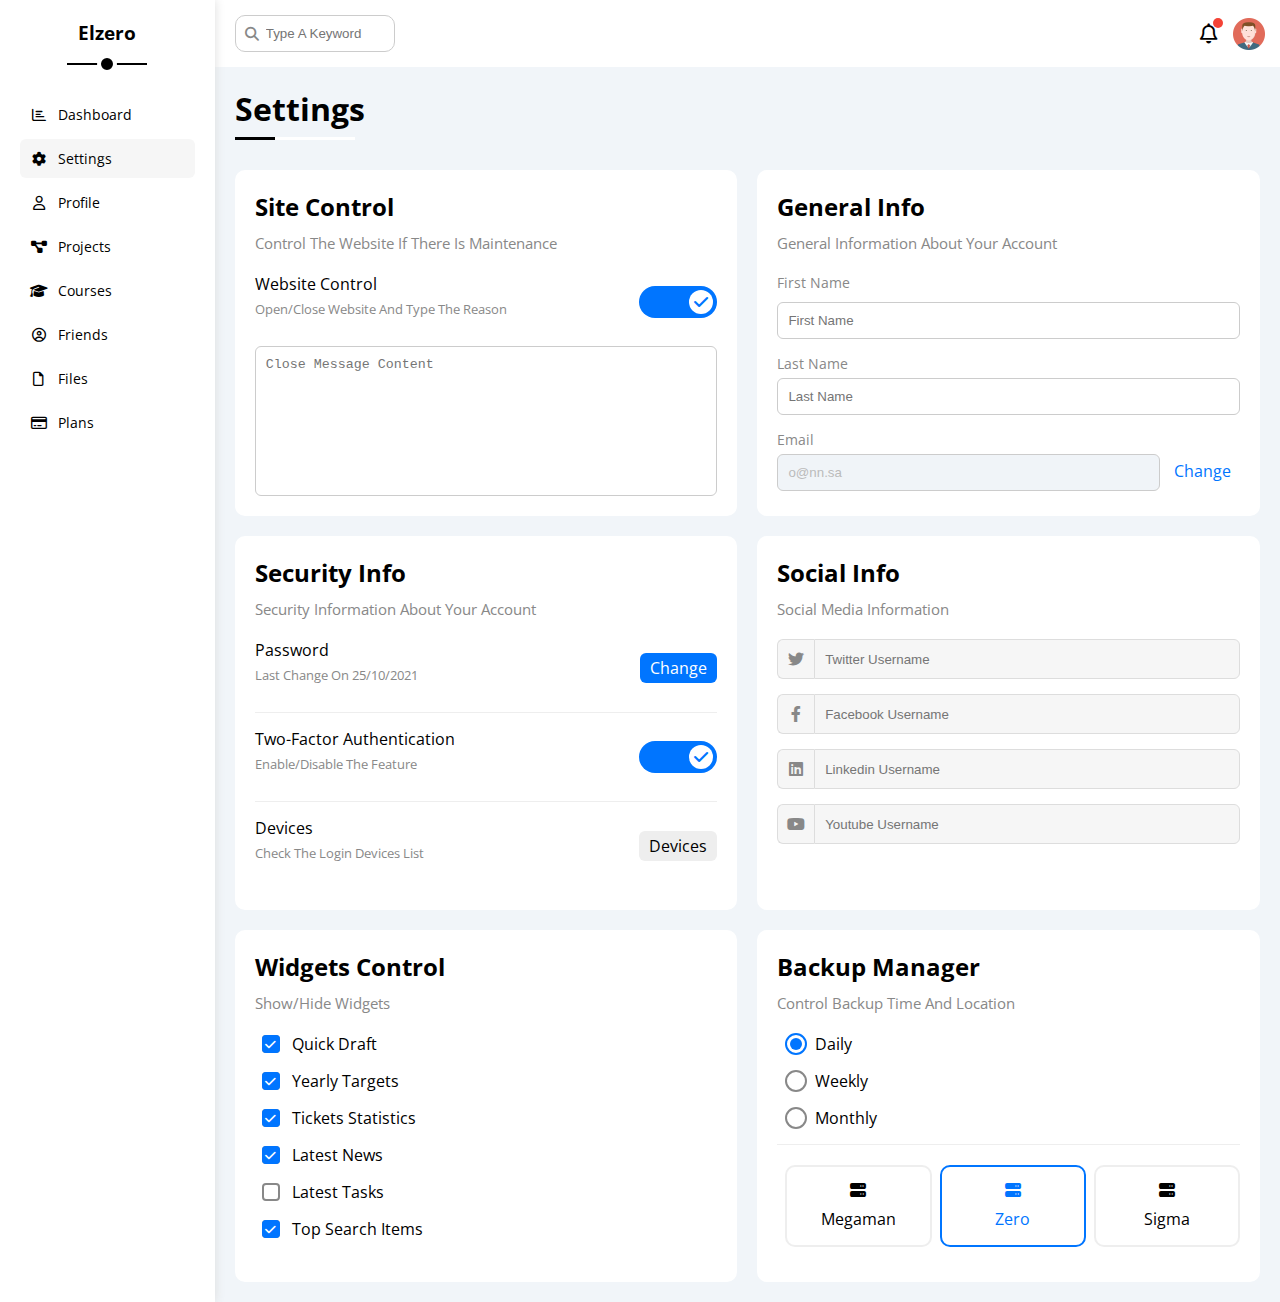
<file: settings.html>
<!DOCTYPE html>
<html lang="en">

<head>
    <meta charset="UTF-8" />
    <meta http-equiv="X-UA-Compatible" content="IE=edge" />
    <meta name="viewport" content="width=device-width, initial-scale=1.0" />
    <title>Settings</title>
    <link rel="stylesheet" href="css/all.min.css" />
    <link rel="stylesheet" href="css/framework.css" />
    <link rel="stylesheet" href="css/master.css" />
    <link rel="preconnect" href="https://fonts.googleapis.com" />
    <link rel="preconnect" href="https://fonts.gstatic.com" crossorigin />
    <link href="https://fonts.googleapis.com/css2?family=Open+Sans:wght@300;500&#038;display=swap" rel="stylesheet" />
</head>

<body>
    <div class="page d-flex">
        <div class="sidebar bg-white p-20 p-relative">
            <h3 class="p-relative txt-c mt-0">Elzero</h3>
            <ul>
                <li>
                    <a class="d-flex align-center fs-14 c-black rad-6 p-10" href="index.html">
                        <i class="fa-regular fa-chart-bar fa-fw"></i>
                        <span>Dashboard</span>
                    </a>
                </li>
                <li>
                    <a class="active d-flex align-center fs-14 c-black rad-6 p-10" href="settings.html">
                        <i class="fa-solid fa-gear fa-fw"></i>
                        <span>Settings</span>
                    </a>
                </li>
                <li>
                    <a class="d-flex align-center fs-14 c-black rad-6 p-10" href="profile.html">
                        <i class="fa-regular fa-user fa-fw"></i>
                        <span>Profile</span>
                    </a>
                </li>
                <li>
                    <a class="d-flex align-center fs-14 c-black rad-6 p-10" href="projects.html">
                        <i class="fa-solid fa-diagram-project fa-fw"></i>
                        <span>Projects</span>
                    </a>
                </li>
                <li>
                    <a class="d-flex align-center fs-14 c-black rad-6 p-10" href="courses.html">
                        <i class="fa-solid fa-graduation-cap fa-fw"></i>
                        <span>Courses</span>
                    </a>
                </li>
                <li>
                    <a class="d-flex align-center fs-14 c-black rad-6 p-10" href="friends.html">
                        <i class="fa-regular fa-circle-user fa-fw"></i>
                        <span>Friends</span>
                    </a>
                </li>
                <li>
                    <a class="d-flex align-center fs-14 c-black rad-6 p-10" href="files.html">
                        <i class="fa-regular fa-file fa-fw"></i>
                        <span>Files</span>
                    </a>
                </li>
                <li>
                    <a class="d-flex align-center fs-14 c-black rad-6 p-10" href="plans.html">
                        <i class="fa-regular fa-credit-card fa-fw"></i>
                        <span>Plans</span>
                    </a>
                </li>
            </ul>
        </div>
        <div class="content w-full">
            <!-- Start Head -->
            <div class="head bg-white p-15 between-flex">
                <div class="search p-relative">
                    <input class="p-10" type="search" placeholder="Type A Keyword" />
                </div>
                <div class="icons d-flex align-center">
                    <span class="notification p-relative">
                        <i class="fa-regular fa-bell fa-lg"></i>
                    </span>
                    <img decoding="async" src="imgs/avatar.png" alt="" />
                </div>
            </div>
            <!-- End Head -->
            <h1 class="p-relative">Settings</h1>
            <div class="settings-page m-20 d-grid gap-20">
                <!-- Start Settings Box -->
                <div class="p-20 bg-white rad-10">
                    <h2 class="mt-0 mb-10">Site Control</h2>
                    <p class="mt-0 mb-20 c-grey fs-15">Control The Website If There Is Maintenance</p>
                    <div class="mb-15 between-flex">
                        <div>
                            <span>Website Control</span>
                            <p class="c-grey mt-5 mb-0 fs-13">Open/Close Website And Type The Reason</p>
                        </div>
                        <div>
                            <label>
                                <input class="toggle-checkbox" type="checkbox" checked />
                                <div class="toggle-switch"></div>
                            </label>
                        </div>
                    </div>
                    <textarea class="close-message p-10 rad-6 d-block w-full"
                        placeholder="Close Message Content"></textarea>
                </div>
                <!-- End Settings Box -->
                <!-- Start Settings Box -->
                <div class="p-20 bg-white rad-10">
                    <h2 class="mt-0 mb-10">General Info</h2>
                    <p class="mt-0 mb-20 c-grey fs-15">General Information About Your Account</p>
                    <div class="mb-15">
                        <label class="fs-14 c-grey d-block mb-10" for="first">First Name</label>
                        <input class="b-none border-ccc p-10 rad-6 d-block w-full" type="text" id="first"
                            placeholder="First Name" />
                    </div>
                    <div class="mb-15">
                        <label class="fs-14 c-grey d-block mb-5" for="last">Last Name</label>
                        <input class="b-none border-ccc p-10 rad-6 d-block w-full" id="last" type="text"
                            placeholder="Last Name" />
                    </div>
                    <div>
                        <label class="fs-14 c-grey d-block mb-5" for="email">Email</label>
                        <input class="email b-none border-ccc p-10 rad-6 w-full mr-10" id="email" type="email"
                            value="o@nn.sa" disabled />
                        <a class="c-blue" href="#">Change</a>
                    </div>
                </div>
                <!-- End Settings Box -->
                <!-- Start Settings Box -->
                <div class="p-20 bg-white rad-10">
                    <h2 class="mt-0 mb-10">Security Info</h2>
                    <p class="mt-0 mb-20 c-grey fs-15">Security Information About Your Account</p>
                    <div class="sec-box mb-15 between-flex">
                        <div>
                            <span>Password</span>
                            <p class="c-grey mt-5 mb-0 fs-13">Last Change On 25/10/2021</p>
                        </div>
                        <a class="button bg-blue c-white btn-shape" href="#">Change</a>
                    </div>
                    <div class="sec-box mb-15 between-flex">
                        <div>
                            <span>Two-Factor Authentication</span>
                            <p class="c-grey mt-5 mb-0 fs-13">Enable/Disable The Feature</p>
                        </div>
                        <label>
                            <input class="toggle-checkbox" type="checkbox" checked />
                            <div class="toggle-switch"></div>
                        </label>
                    </div>
                    <div class="sec-box between-flex">
                        <div>
                            <span>Devices</span>
                            <p class="c-grey mt-5 mb-0 fs-13">Check The Login Devices List</p>
                        </div>
                        <a class="bg-eee c-black btn-shape" href="#">Devices</a>
                    </div>
                </div>
                <!-- End Settings Box -->
                <!-- Start Settings Box -->
                <div class="social-boxes p-20 bg-white rad-10">
                    <h2 class="mt-0 mb-10">Social Info</h2>
                    <p class="mt-0 mb-20 c-grey fs-15">Social Media Information</p>
                    <div class="d-flex align-center mb-15">
                        <i class="fa-brands fa-twitter center-flex c-grey"></i>
                        <input class="w-full" type="text" placeholder="Twitter Username" />
                    </div>
                    <div class="d-flex align-center mb-15">
                        <i class="fa-brands fa-facebook-f center-flex c-grey"></i>
                        <input class="w-full" type="text" placeholder="Facebook Username" />
                    </div>
                    <div class="d-flex align-center mb-15">
                        <i class="fa-brands fa-linkedin center-flex c-grey"></i>
                        <input class="w-full" type="text" placeholder="Linkedin Username" />
                    </div>
                    <div class="d-flex align-center">
                        <i class="fa-brands fa-youtube center-flex c-grey"></i>
                        <input class="w-full" type="text" placeholder="Youtube Username" />
                    </div>
                </div>
                <!-- End Settings Box -->
                <!-- Start Settings Box -->
                <div class="widgets-control p-20 bg-white rad-10">
                    <h2 class="mt-0 mb-10">Widgets Control</h2>
                    <p class="mt-0 mb-20 c-grey fs-15">Show/Hide Widgets</p>
                    <div class="control d-flex align-center mb-15">
                        <input type="checkbox" id="one" checked />
                        <label for="one">Quick Draft</label>
                    </div>
                    <div class="control d-flex align-center mb-15">
                        <input type="checkbox" id="two" checked />
                        <label for="two">Yearly Targets</label>
                    </div>
                    <div class="control d-flex align-center mb-15">
                        <input type="checkbox" id="three" checked />
                        <label for="three">Tickets Statistics</label>
                    </div>
                    <div class="control d-flex align-center mb-15">
                        <input type="checkbox" id="four" checked />
                        <label for="four">Latest News</label>
                    </div>
                    <div class="control d-flex align-center mb-15">
                        <input type="checkbox" id="five" />
                        <label for="five">Latest Tasks</label>
                    </div>
                    <div class="control d-flex align-center mb-15">
                        <input type="checkbox" id="six" checked />
                        <label for="six">Top Search Items</label>
                    </div>
                </div>
                <!-- End Settings Box -->
                <!-- Start Settings Box -->
                <div class="backup-control p-20 bg-white rad-10">
                    <h2 class="mt-0 mb-10">Backup Manager</h2>
                    <p class="mt-0 mb-20 c-grey fs-15">Control Backup Time And Location</p>
                    <div class="date d-flex align-center mb-15">
                        <input type="radio" name="time" id="daily" checked />
                        <label for="daily">Daily</label>
                    </div>
                    <div class="date d-flex align-center mb-15">
                        <input type="radio" name="time" id="weekly" />
                        <label for="weekly">Weekly</label>
                    </div>
                    <div class="date d-flex align-center mb-15">
                        <input type="radio" name="time" id="monthly" />
                        <label for="monthly">Monthly</label>
                    </div>
                    <div class="servers d-flex align-center txt-c">
                        <input type="radio" name="servers" id="server-one" />
                        <div class="server mb-15 rad-10 w-full">
                            <label class="d-block m-15" for="server-one">
                                <i class="fa-solid fa-server d-block mb-10"></i>
                                Megaman
                            </label>
                        </div>
                        <input type="radio" name="servers" id="server-two" checked />
                        <div class="server mb-15 rad-10 w-full">
                            <label class="d-block m-15" for="server-two">
                                <i class="fa-solid fa-server d-block mb-10"></i>
                                Zero
                            </label>
                        </div>
                        <input type="radio" name="servers" id="server-three" />
                        <div class="server mb-15 rad-10 w-full">
                            <label class="d-block m-15" for="server-three">
                                <i class="fa-solid fa-server d-block mb-10"></i>
                                Sigma
                            </label>
                        </div>
                    </div>
                </div>
                <!-- End Settings Box -->
            </div>
        </div>
    </div>
</body>

</html>
</file>
<file: css/framework.css>
:root {
  --blue-color: #0075ff;
  --blue-alt-color: #0d69d5;
  --orange-color: #f59e0b;
  --green-color: #22c55e;
  --red-color: #f44336;
  --grey-color: #888;
}

/* Start Box */
.d-flex {
  display: flex;
}

.f-wrap {
  flex-wrap: wrap;
}

.align-center {
  align-items: center;
}

.space-between {
  justify-content: space-between;
}

.d-grid {
  display: grid;
}

.gap-20 {
  gap: 20px;
}

.d-block {
  display: block;
}

@media (max-width: 767px) {
  .block-mobile {
    display: block;
  }

  .hide-mobile {
    display: none;
  }
}

/* End Box */
/* Start Padding + Margin */
.p-10 {
  padding: 10px;
}

.p-15 {
  padding: 15px;
}

.p-20 {
  padding: 20px;
}

.pt-10 {
  padding-top: 10px;
}

.pt-15 {
  padding-top: 15px;
}

.pt-20 {
  padding-top: 20px;
}

.pb-10 {
  padding-bottom: 10px;
}

.pb-15 {
  padding-bottom: 15px;
}

.pb-20 {
  padding-bottom: 20px;
}

.pl-15 {
  padding-left: 15px;
}

.m-0 {
  margin: 0;
}

.m-15 {
  margin: 15px;
}

.m-20 {
  margin: 20px;
}

.mt-0 {
  margin-top: 0;
}

.mt-5 {
  margin-top: 5px;
}

.mt-10 {
  margin-top: 10px;
}

.mt-15 {
  margin-top: 15px;
}

.mt-20 {
  margin-top: 20px;
}

.mt-25 {
  margin-top: 25px;
}

.mr-10 {
  margin-right: 10px;
}

.mr-15 {
  margin-right: 15px;
}

.mb-5 {
  margin-bottom: 5px;
}

.mb-10 {
  margin-bottom: 10px;
}

.mb-15 {
  margin-bottom: 15px;
}

.mb-20 {
  margin-bottom: 20px;
}

.mb-25 {
  margin-bottom: 25px;
}

/* End Padding + Margin */
/* Start Color */
.c-black {
  color: black;
}

.c-white {
  color: white;
}

.c-grey {
  color: var(--grey-color);
}

.c-red {
  color: var(--red-color);
}

.c-green {
  color: var(--green-color);
}

.c-blue {
  color: var(--blue-color);
}

.c-orange {
  color: var(--orange-color);
}

.bg-red {
  background-color: var(--red-color);
}

.bg-green {
  background-color: var(--green-color);
}

.bg-blue {
  background-color: var(--blue-color);
}

.bg-orange {
  background-color: var(--orange-color);
}

.bg-white {
  background-color: white;
}

.bg-eee {
  background-color: #eee;
}

/* End Color */
/* Start Position */
.p-relative {
  position: relative;
}

.p-absolute {
  position: absolute;
}

/* End Position */
/* Start Font */
.txt-c {
  text-align: center;
}

.fs-13 {
  font-size: 13px;
}

.fs-14 {
  font-size: 14px;
}

.fs-15 {
  font-size: 15px;
}

.fs-25 {
  font-size: 25px;
}

.fw-bold {
  font-weight: bold;
}

@media (max-width: 767px) {
  .txt-c-mobile {
    text-align: center;
  }
}

/* End Font */
/* Start Border */
.rad-6 {
  border-radius: 6px;
}

.rad-10 {
  border-radius: 10px;
}

.rad-half {
  border-radius: 50%;
}

.b-none {
  border: none;
}

.border-ccc {
  border: 1px solid #ccc;
}

.border-eee {
  border: 1px solid #eee;
}

/* End Border */
/* Start Width + Height */
.w-full {
  width: 100%;
}

.w-100 {
  width: 100px;
}

.w-fit {
  width: fit-content;
}

.h-full {
  height: 100%;
}

.h-100 {
  height: 100px;
}

/* End Width + Height */
/* Start Components */
.center-flex {
  display: flex;
  align-items: center;
  justify-content: center;
}

.between-flex {
  display: flex;
  align-items: center;
  justify-content: space-between;
}

.btn-shape {
  padding: 4px 10px;
  border-radius: 6px;
}

/* End Components */
</file>
<file: css/master.css>
:root {
  --blue-color: #0075ff;
  --blue-alt-color: #0d69d5;
  --orange-color: #f59e0b;
  --green-color: #22c55e;
  --red-color: #f44336;
  --grey-color: #888;
}

* {
  box-sizing: border-box;
}

body {
  font-family: "Open Sans", sans-serif;
  margin: 0;
}

*:focus {
  outline: none;
}

a {
  text-decoration: none;
}

ul {
  list-style: none;
  padding: 0;
}

::-webkit-scrollbar {
  width: 15px;
}

::-webkit-scrollbar-track {
  background-color: white;
}

::-webkit-scrollbar-thumb {
  background-color: var(--blue-color);
}

::-webkit-scrollbar-thumb:hover {
  background-color: var(--blue-alt-color);
}

.page {
  background-color: #f1f5f9;
  min-height: 100vh;
}

/* Start Sidebar */
.sidebar {
  width: 250px;
  box-shadow: 0 0 10px #ddd;
}

.sidebar>h3 {
  margin-bottom: 50px;
}

.sidebar>h3::before,
.sidebar>h3::after {
  content: "";
  background-color: black;
  transform: translateX(-50%);
  position: absolute;
  left: 50%;
}

.sidebar>h3::before {
  width: 80px;
  height: 2px;
  bottom: -20px;
}

.sidebar>h3::after {
  bottom: -29px;
  width: 12px;
  height: 12px;
  border-radius: 50%;
  border: 4px solid white;
}

.sidebar ul li a {
  transition: 0.3s;
  margin-bottom: 5px;
}

.sidebar ul li a:hover,
.sidebar ul li a.active {
  background-color: #f6f6f6;
}

.sidebar ul li a span {
  font-size: 14px;
  margin-left: 10px;
}

@media (max-width: 767px) {
  .sidebar {
    width: 58px;
    padding: 10px;
  }

  .sidebar>h3 {
    font-size: 13px;
    margin-bottom: 15px;
  }

  .sidebar>h3::before,
  .sidebar>h3::after {
    display: none;
  }

  .sidebar ul li a span {
    display: none;
  }
}

/* End Sidebar */
/* Start Content */
.content {
  overflow: hidden;
}

.head .search::before {
  font-family: var(--fa-style-family-classic);
  content: "\f002";
  font-weight: 900;
  position: absolute;
  left: 15px;
  top: 50%;
  transform: translateY(-50%);
  font-size: 14px;
  color: var(--grey-color);
}

.head .search input {
  border: 1px solid #ccc;
  border-radius: 10px;
  margin-left: 5px;
  padding-left: 30px;
  width: 160px;
  transition: width 0.3s;
}

.head .search input:focus {
  width: 200px;
}

.head .search input:focus::placeholder {
  opacity: 0;
}

.head .icons .notification::before {
  content: "";
  position: absolute;
  width: 10px;
  height: 10px;
  background-color: var(--red-color);
  border-radius: 50%;
  right: -5px;
  top: -5px;
}

.head .icons img {
  width: 32px;
  height: 32px;
  margin-left: 15px;
}

.page h1 {
  margin: 20px 20px 40px;
}

.page h1::before,
.page h1::after {
  content: "";
  height: 3px;
  position: absolute;
  bottom: -10px;
  left: 0;
}

.page h1::before {
  background-color: white;
  width: 120px;
}

.page h1::after {
  background-color: black;
  width: 40px;
}

.wrapper {
  grid-template-columns: repeat(auto-fill, minmax(450px, 1fr));
  margin-left: 20px;
  margin-right: 20px;
  margin-bottom: 20px;
}

@media (max-width: 767px) {
  .wrapper {
    grid-template-columns: minmax(200px, 1fr);
    margin-left: 10px;
    margin-right: 10px;
    gap: 10px;
  }
}

/* End Content */
/* Start Welcome Widget */
.welcome {
  overflow: hidden;
}

.welcome .intro img {
  width: 200px;
  margin-bottom: -10px;
}

.welcome .avatar {
  width: 64px;
  height: 64px;
  border: 2px solid white;
  border-radius: 50%;
  padding: 2px;
  box-shadow: 0 0 5px #ddd;
  margin-left: 20px;
  margin-top: -32px;
}

.welcome .body {
  border-top: 1px solid #eee;
  border-bottom: 1px solid #eee;
}

.welcome .body>div {
  flex: 1;
}

.welcome .visit {
  margin: 0 15px 15px auto;
  transition: 0.3s;
}

.welcome .visit:hover {
  background-color: var(--blue-alt-color);
}

@media (max-width: 767px) {
  .welcome .intro {
    padding-bottom: 30px;
  }

  .welcome .avatar {
    margin-left: 0;
  }

  .welcome .body>div:not(:last-child) {
    margin-bottom: 20px;
  }
}

/* End Welcome Widget */
/* Start Quick Draft Widget */
.quick-draft textarea {
  resize: none;
  min-height: 180px;
}

.quick-draft .save {
  margin-left: auto;
  transition: 0.3s;
  cursor: pointer;
}

.quick-draft .save:hover {
  background-color: var(--blue-alt-color);
}

/* End Quick Draft Widget */
/* Start Targets */
.targets .target-row .icon {
  width: 80px;
  height: 80px;
  margin-right: 15px;
}

.targets .details {
  flex: 1;
}

.targets .details .progress {
  height: 4px;
}

.targets .details .progress>span {
  position: absolute;
  left: 0;
  top: 0;
  height: 100%;
}

.targets .details .progress>span span {
  position: absolute;
  bottom: 16px;
  right: -16px;
  color: white;
  padding: 2px 5px;
  border-radius: 6px;
  font-size: 13px;
}

.targets .details .progress>span span::after {
  content: "";
  border-color: transparent;
  border-width: 5px;
  border-style: solid;
  position: absolute;
  bottom: -10px;
  left: 50%;
  transform: translateX(-50%);
}

.targets .details .progress>.blue span::after {
  border-top-color: var(--blue-color);
}

.targets .details .progress>.orange span::after {
  border-top-color: var(--orange-color);
}

.targets .details .progress>.green span::after {
  border-top-color: var(--green-color);
}

.blue .icon,
.blue .progress {
  background-color: rgb(0 117 255 / 20%);
}

.orange .icon,
.orange .progress {
  background-color: rgb(245 158 11 / 20%);
}

.green .icon,
.green .progress {
  background-color: rgb(34 197 94 / 20%);
}

/* End Targets */
/* Start Tickets */
.tickets .box {
  border: 1px solid #ccc;
  width: calc(50% - 10px);
}

@media (max-width: 767px) {
  .tickets .box {
    width: 100%;
  }
}

/* End Tickets */
/* Start Latest News */
.latest-news .news-row:not(:last-of-type) {
  margin-bottom: 20px;
  padding-bottom: 20px;
  border-bottom: 1px solid #eee;
}

.latest-news .news-row img {
  width: 100px;
  border-radius: 6px;
  margin-right: 15px;
}

.latest-news .info {
  flex-grow: 1;
}

.latest-news .info h3 {
  margin: 0 0 6px;
  font-size: 16px;
}

@media (max-width: 767px) {
  .latest-news .news-row {
    display: block;
  }

  .latest-news .news-row .label {
    margin: 10px auto;
    width: fit-content;
  }
}

/* End Latest News */
/* Start Tasks */
.tasks .task-row:not(:last-of-type) {
  margin-bottom: 15px;
  padding-bottom: 15px;
  border-bottom: 1px solid #eee;
}

.tasks .info {
  flex-grow: 1;
}

.tasks .done {
  opacity: 0.3;
}

.tasks .done h3,
.tasks .done p {
  text-decoration: line-through;
}

.tasks .delete {
  cursor: pointer;
  transition: 0.3s;
}

.tasks .delete:hover {
  color: var(--red-color);
}

/* End Tasks */
/* Start Latest Uploads */
.latest-uploads ul li:not(:last-child) {
  border-bottom: 1px solid #eee;
}

.latest-uploads ul li img {
  width: 40px;
  height: 40px;
}

/* End Latest Uploads */
/* Start Last Project */
.last-project ul::before {
  content: "";
  position: absolute;
  left: 11px;
  width: 2px;
  height: 100%;
  background-color: var(--blue-color);
}

.last-project ul li::before {
  content: "";
  width: 20px;
  height: 20px;
  display: block;
  border-radius: 50%;
  background-color: white;
  border: 2px solid white;
  outline: 2px solid var(--blue-color);
  margin-right: 15px;
  z-index: 1;
}

.last-project ul li.done::before {
  background-color: var(--blue-color);
}

.last-project ul li.current::before {
  animation: change-color 0.8s infinite alternate;
}

.last-project .launch-icon {
  position: absolute;
  width: 160px;
  right: 0;
  bottom: 0;
  opacity: 0.1;
}

/* End Last Project */
/* Start Reminders */
.reminders ul li .key {
  width: 15px;
  height: 15px;
}

.reminders ul li>.blue {
  border-left: 2px solid var(--blue-color);
}

.reminders ul li>.green {
  border-left: 2px solid var(--green-color);
}

.reminders ul li>.orange {
  border-left: 2px solid var(--orange-color);
}

.reminders ul li>.red {
  border-left: 2px solid var(--red-color);
}

/* End Reminders */
/* Start Latest Post */
.latest-post .avatar {
  width: 48px;
  height: 48px;
}

.latest-post .post-content {
  text-transform: capitalize;
  line-height: 1.8;
  border-top: 1px solid #eee;
  border-bottom: 1px solid #eee;
  min-height: 140px;
}

/* End Latest Post */
/* Start Social Media */
.social-media .box {
  padding-left: 70px;
}

.social-media .box i {
  position: absolute;
  left: 0;
  top: 0;
  width: 52px;
  transition: 0.3s;
}

.social-media .box i:hover {
  transform: rotate(5deg);
}

.social-media .twitter {
  background-color: rgb(29 161 242 / 20%);
  color: #1da1f2;
}

.social-media .twitter i,
.social-media .twitter a {
  background-color: #1da1f2;
}

.social-media .facebook {
  background-color: rgb(24 119 242 / 20%);
  color: #1da1f2;
}

.social-media .facebook i,
.social-media .facebook a {
  background-color: #1877f2;
}

.social-media .youtube {
  background-color: rgb(255 0 0 / 20%);
  color: #ff0000;
}

.social-media .youtube i,
.social-media .youtube a {
  background-color: #ff0000;
}

.social-media .linkedin {
  background-color: rgb(0 119 181 / 20%);
  color: #0077b5;
}

.social-media .linkedin i,
.social-media .linkedin a {
  background-color: #0077b5;
}

/* End Social Media */
/* Start Projects Table */
.projects .responsive-table {
  overflow-x: auto;
}

.projects table {
  min-width: 1000px;
  border-spacing: 0;
}

.projects thead td {
  background-color: #eee;
  font-weight: bold;
}

.projects table td {
  padding: 15px;
}

.projects tbody td {
  border-bottom: 1px solid #eee;
  border-left: 1px solid #eee;
  transition: 0.3s;
}

.projects table tbody tr td:last-child {
  border-right: 1px solid #eee;
}

.projects tbody tr:hover td {
  background-color: #faf7f7;
}

.projects table img {
  width: 32px;
  height: 32px;
  border-radius: 50%;
  padding: 2px;
  background-color: white;
}

.projects table img:not(:first-child) {
  margin-left: -20px;
}

.projects table .label {
  font-size: 13px;
}

/* End Projects Table */
/* Start Settings */
.settings-page {
  grid-template-columns: repeat(auto-fill, minmax(500px, 1fr));
}

@media (max-width: 767px) {
  .settings-page {
    grid-template-columns: minmax(100px, 1fr);
    margin-left: 10px;
    margin-right: 10px;
    gap: 10px;
  }
}

.settings-page .close-message {
  border: 1px solid #ccc;
  resize: none;
  min-height: 150px;
}

.settings-page .email {
  display: inline-flex;
  width: calc(100% - 80px);
}

.settings-page .sec-box {
  padding-bottom: 15px;
}

.settings-page .sec-box:not(:last-of-type) {
  border-bottom: 1px solid #eee;
}

.settings-page .sec-box .button {
  transition: 0.3s;
}

.settings-page .sec-box .button:hover {
  background-color: var(--blue-alt-color);
}

.settings-page .social-boxes i {
  width: 40px;
  height: 40px;
  background-color: #f6f6f6;
  border: 1px solid #ddd;
  border-right: none;
  border-radius: 6px 0 0 6px;
  transition: 0.3s;
}

.settings-page .social-boxes input {
  height: 40px;
  background-color: #f6f6f6;
  border: 1px solid #ddd;
  padding-left: 10px;
  border-radius: 0 6px 6px 0;
}

.settings-page .social-boxes>div:focus-within i {
  color: black;
}

.widgets-control .control input[type="checkbox"] {
  -webkit-appearance: none;
  appearance: none;
}

.widgets-control .control label {
  padding-left: 30px;
  cursor: pointer;
  position: relative;
}

.widgets-control .control label::before,
.widgets-control .control label::after {
  position: absolute;
  left: 0;
  top: 50%;
  margin-top: -9px;
  border-radius: 4px;
}

.widgets-control .control label::before {
  content: "";
  width: 14px;
  height: 14px;
  border: 2px solid var(--grey-color);
}

.widgets-control .control label:hover::before {
  border-color: var(--blue-alt-color);
}

.widgets-control .control label::after {
  font-family: var(--fa-style-family-classic);
  content: "\f00c";
  font-weight: 900;
  background-color: var(--blue-color);
  color: white;
  font-size: 12px;
  width: 18px;
  height: 18px;
  display: flex;
  justify-content: center;
  align-items: center;
  transform: scale(0) rotate(360deg);
  transition: 0.3s;
}

.widgets-control .control input[type="checkbox"]:checked+label::after {
  transform: scale(1);
}

.backup-control input[type="radio"] {
  -webkit-appearance: none;
  appearance: none;
}

.backup-control .date label {
  padding-left: 30px;
  cursor: pointer;
  position: relative;
}

.backup-control .date label::before {
  content: "";
  position: absolute;
  top: 50%;
  left: 0;
  margin-top: -11px;
  width: 18px;
  height: 18px;
  border: 2px solid var(--grey-color);
  border-radius: 50%;
}

.backup-control .date label::after {
  content: "";
  position: absolute;
  left: 5px;
  top: 5px;
  width: 12px;
  height: 12px;
  background: var(--blue-color);
  border-radius: 50%;
  transition: 0.3s;
  transform: scale(0);
}

.backup-control .date input[type="radio"]:checked+label::before {
  border-color: var(--blue-color);
}

.backup-control .date input[type="radio"]:checked+label::after {
  transform: scale(1);
}

.backup-control .servers {
  border-top: 1px solid #eee;
  padding-top: 20px;
}

@media (max-width: 767px) {
  .backup-control .servers {
    flex-wrap: wrap;
  }
}

.backup-control .servers .server {
  border: 2px solid #eee;
  position: relative;
}

.backup-control .servers .server label {
  cursor: pointer;
}

.backup-control .servers input[type="radio"]:checked+.server {
  border-color: var(--blue-color);
  color: var(--blue-color);
}

.toggle-checkbox {
  -webkit-appearance: none;
  appearance: none;
  display: none;
}

.toggle-switch {
  background-color: #ccc;
  width: 78px;
  height: 32px;
  border-radius: 16px;
  position: relative;
  transition: 0.3s;
  cursor: pointer;
}

.toggle-switch::before {
  font-family: var(--fa-style-family-classic);
  content: "\f00d";
  font-weight: 900;
  background-color: white;
  width: 24px;
  height: 24px;
  position: absolute;
  border-radius: 50%;
  top: 4px;
  left: 4px;
  display: flex;
  justify-content: center;
  align-items: center;
  color: #aaa;
  transition: 0.3s;
}

.toggle-checkbox:checked+.toggle-switch {
  background-color: var(--blue-color);
}

.toggle-checkbox:checked+.toggle-switch::before {
  content: "\f00c";
  left: 50px;
  color: var(--blue-color);
}

.settings-page :disabled {
  cursor: no-drop;
  background-color: #f0f4f8;
  color: #bbb;
}

/* End Settings */
/* Start Profile Page */
@media (max-width: 767px) {
  .profile-page .overview {
    flex-direction: column;
  }
}

.profile-page .avatar-box {
  width: 300px;
}

@media (min-width: 768px) {
  .profile-page .avatar-box {
    border-right: 1px solid #eee;
  }
}

.profile-page .avatar-box>img {
  width: 120px;
  height: 120px;
}

.profile-page .avatar-box .level {
  height: 6px;
  overflow: hidden;
  margin: auto;
  width: 70%;
}

.profile-page .avatar-box .level span {
  position: absolute;
  left: 0;
  top: 0;
  height: 100%;
  background-color: var(--blue-color);
  border-radius: 6px;
}

.profile-page .info-box .box {
  flex-wrap: wrap;
  border-bottom: 1px solid #eee;
  transition: 0.3s;
}

.profile-page .info-box .box:hover {
  background-color: #f9f9f9;
}

.profile-page .info-box .box>div {
  min-width: 250px;
  padding: 10px 0 0;
}

.profile-page .info-box h4 {
  font-weight: normal;
}

/* Start Training Code */
.profile-page .info-box .toggle-switch {
  height: 20px;
}

@media (max-width: 767px) {
  .profile-page .info-box .toggle-switch {
    margin: auto;
  }
}

.profile-page .info-box .toggle-switch::before {
  width: 12px;
  height: 12px;
  font-size: 8px;
}

.profile-page .info-box .toggle-checkbox:checked+.toggle-switch::before {
  left: 62px;
}

/* End Training Code */
@media (max-width: 767px) {
  .profile-page .other-data {
    flex-direction: column;
  }
}

.profile-page .skills-card {
  flex-grow: 1;
}

.profile-page .skills-card ul li {
  padding: 15px 0;
}

.profile-page .skills-card ul li:not(:last-child) {
  border-bottom: 1px solid #eee;
}

.profile-page .skills-card ul li span {
  display: inline-flex;
  padding: 4px 10px;
  background-color: #eee;
  border-radius: 6px;
  font-size: 14px;
}

.profile-page .skills-card ul li span:not(:last-child) {
  margin-right: 5px;
}

.profile-page .activities {
  flex-grow: 2;
}

.profile-page .activity:not(:last-of-type) {
  border-bottom: 1px solid #eee;
  padding-bottom: 20px;
  margin-bottom: 20px;
}

.profile-page .activity img {
  width: 64px;
  height: 64px;
  margin-right: 10px;
}

@media (min-width: 768px) {
  .profile-page .activity .date {
    margin-left: auto;
    text-align: right;
  }
}

@media (max-width: 767px) {
  .profile-page .activity {
    flex-direction: column;
  }

  .profile-page .activity img {
    margin-right: 0;
    margin-bottom: 15px;
  }

  .profile-page .activity .date {
    margin-top: 15px;
  }
}

/* End Profile Page */
/* Start Projects Page */
.projects-page {
  grid-template-columns: repeat(auto-fill, minmax(500px, 1fr));
}

@media (max-width: 767px) {
  .projects-page {
    grid-template-columns: minmax(200px, 1fr);
    margin-left: 10px;
    margin-right: 10px;
    gap: 10px;
  }
}

.projects-page .project .date {
  position: absolute;
  right: 10px;
  top: 10px;
}

.projects-page .project h4 {
  font-weight: normal;
}

.projects-page .project .team {
  position: relative;
  min-height: 80px;
}

.projects-page .project .team a {
  position: absolute;
  left: 0;
  bottom: 0;
}

.projects-page .project .team a:nth-child(2) {
  left: 25px;
}

.projects-page .project .team a:nth-child(3) {
  left: 50px;
}

.projects-page .project .team a:nth-child(4) {
  left: 75px;
}

.projects-page .project .team a:nth-child(5) {
  left: 100px;
}

.projects-page .project .team a:hover {
  z-index: 1000;
}

.projects-page .project .team img {
  width: 40px;
  height: 40px;
  border-radius: 50%;
  border: 2px solid white;
}

.projects-page .project .do {
  justify-content: flex-end;
  border-top: 1px solid #eee;
  padding-top: 15px;
  margin-top: 15px;
}

@media (max-width: 767px) {
  .projects-page .project .do {
    flex-direction: column;
  }
}

.projects-page .project .do span {
  padding: 3px 8px;
  margin-left: 5px;
  width: fit-content;
}

@media (max-width: 767px) {
  .projects-page .project .do span:not(:last-child) {
    margin-bottom: 15px;
  }
}

.projects-page .project .info {
  border-top: 1px solid #eee;
  margin-top: 15px;
  padding-top: 15px;
}

@media (max-width: 767px) {
  .projects-page .project .info {
    flex-direction: column;
  }
}

.projects-page .project .prog {
  height: 8px;
  width: 260px;
  position: relative;
  border-radius: 6px;
}

@media (max-width: 767px) {
  .projects-page .project .prog {
    margin-bottom: 15px;
  }
}

.projects-page .project .prog span {
  position: absolute;
  left: 0;
  top: 0;
  height: 100%;
  border-radius: 6px;
}

/* End Projects Page */
/* Start Courses Page */
.courses-page {
  grid-template-columns: repeat(auto-fill, minmax(300px, 1fr));
}

@media (max-width: 767px) {
  .courses-page {
    grid-template-columns: minmax(200px, 1fr);
    margin-left: 10px;
    margin-right: 10px;
    gap: 10px;
  }
}

.courses-page .course {
  overflow: hidden;
}

.courses-page .course .cover {
  max-width: 100%;
}

.courses-page .course .instructor {
  position: absolute;
  width: 64px;
  height: 64px;
  border-radius: 50%;
  top: 20px;
  left: 20px;
  border: 2px solid white;
}

.courses-page .course .description {
  line-height: 1.6;
}

.courses-page .course .info {
  border-top: 1px solid #eee;
  font-size: 13px;
}

.courses-page .course .info .title {
  position: absolute;
  top: -13px;
  left: 50%;
  transform: translateX(-50%);
  font-size: 13px;
}

/* End Courses Page */
/* Start Friends Page */
.friends-page {
  grid-template-columns: repeat(auto-fill, minmax(300px, 1fr));
}

@media (max-width: 767px) {
  .friends-page {
    grid-template-columns: minmax(200px, 1fr);
    margin-left: 10px;
    margin-right: 10px;
    gap: 10px;
  }
}

.friends-page .contact {
  position: absolute;
  left: 10px;
  top: 10px;
}

.friends-page .contact i {
  background-color: #eee;
  padding: 10px;
  border-radius: 50%;
  color: #666;
  font-size: 13px;
  cursor: pointer;
  transition: 0.3s;
}

.friends-page .contact i:hover {
  background-color: var(--blue-color);
  color: white;
}

.friends-page .friend .icons {
  border-top: 1px solid #eee;
  border-bottom: 1px solid #eee;
  margin-top: 15px;
  margin-bottom: 15px;
  padding-top: 15px;
  padding-bottom: 15px;
}

.friends-page .friend .icons i {
  margin-right: 5px;
}

.friends-page .friend .icons .vip {
  position: absolute;
  right: 0;
  top: 50%;
  transform: translateY(-50%);
  font-size: 40px;
  opacity: 0.2;
}

/* End Friends Page */
/* Start Files Page */
.files-page {
  flex-direction: row-reverse;
  align-items: flex-start;
}

@media (max-width: 767px) {
  .files-page {
    flex-direction: column;
    align-items: normal;
  }
}

.files-page .files-stats {
  min-width: 260px;
}

.files-page .files-stats .icon {
  width: 40px;
  height: 40px;
  margin-right: 10px;
}

.files-page .files-stats .size {
  margin-left: auto;
}

.files-page .files-stats .blue {
  background-color: rgb(0 117 255 / 20%);
}

.files-page .files-stats .green {
  background-color: rgb(34 197 94 / 20%);
}

.files-page .files-stats .red {
  background-color: rgb(244 67 54 / 20%);
}

.files-page .files-stats .orange {
  background-color: rgb(245 158 11 / 20%);
}

.files-page .files-stats .upload {
  margin: 15px auto 0;
  padding: 10px 15px;
  transition: 0.3s;
}

.files-page .files-stats .upload:hover {
  background-color: var(--blue-alt-color);
}

.files-page .files-stats .upload:hover i {
  animation: go-up 0.8s infinite;
}

.files-page .files-content {
  flex: 1;
  grid-template-columns: repeat(auto-fill, minmax(200px, 1fr));
}

.files-page .files-content img {
  width: 64px;
  height: 64px;
  transition: 0.3s;
}

.files-page .files-content .file:hover img {
  transform: rotate(5deg);
}

.files-page .files-content .info {
  border-top: 1px solid #eee;
}

/* End Files Page */
/* Start Plans Page */
.plans-page {
  grid-template-columns: repeat(auto-fill, minmax(450px, 1fr));
}

@media (max-width: 767px) {
  .plans-page {
    grid-template-columns: minmax(250px, 1fr);
    margin-left: 10px;
    margin-right: 10px;
    gap: 10px;
  }
}

.plans-page .plan .top {
  border: 3px solid white;
  outline: 3px solid transparent;
}

.plans-page .plan.green .top {
  outline-color: var(--green-color);
}

.plans-page .plan.blue .top {
  outline-color: var(--blue-color);
}

.plans-page .plan.orange .top {
  outline-color: var(--orange-color);
}

.plans-page .plan .price {
  position: relative;
  font-size: 40px;
  width: fit-content;
  margin: auto;
}

.plans-page .plan .price span {
  position: absolute;
  left: -20px;
  top: 0;
  font-size: 25px;
}

.plans-page .plan ul li {
  padding: 15px 0;
  display: flex;
  align-items: center;
  font-size: 15px;
  border-bottom: 1px solid #eee;
}

.plans-page .plan ul li .yes {
  color: var(--green-color);
}

.plans-page .plan ul li i:not(.yes, .help) {
  color: var(--red-color);
}

.plans-page .plan ul li i:first-child {
  font-size: 18px;
  margin-right: 5px;
}

.plans-page .plan ul li .help {
  color: var(--grey-color);
  margin-left: auto;
  cursor: pointer;
}

/* End Plans Page */
/* Start Animation */
@keyframes change-color {
  from {
    background-color: var(--blue-color);
  }

  to {
    background-color: white;
  }
}

@keyframes go-up {

  0%,
  100% {
    transform: translateY(0);
  }

  50% {
    transform: translateY(-5px);
  }
}

/* End Animation */
</file>
